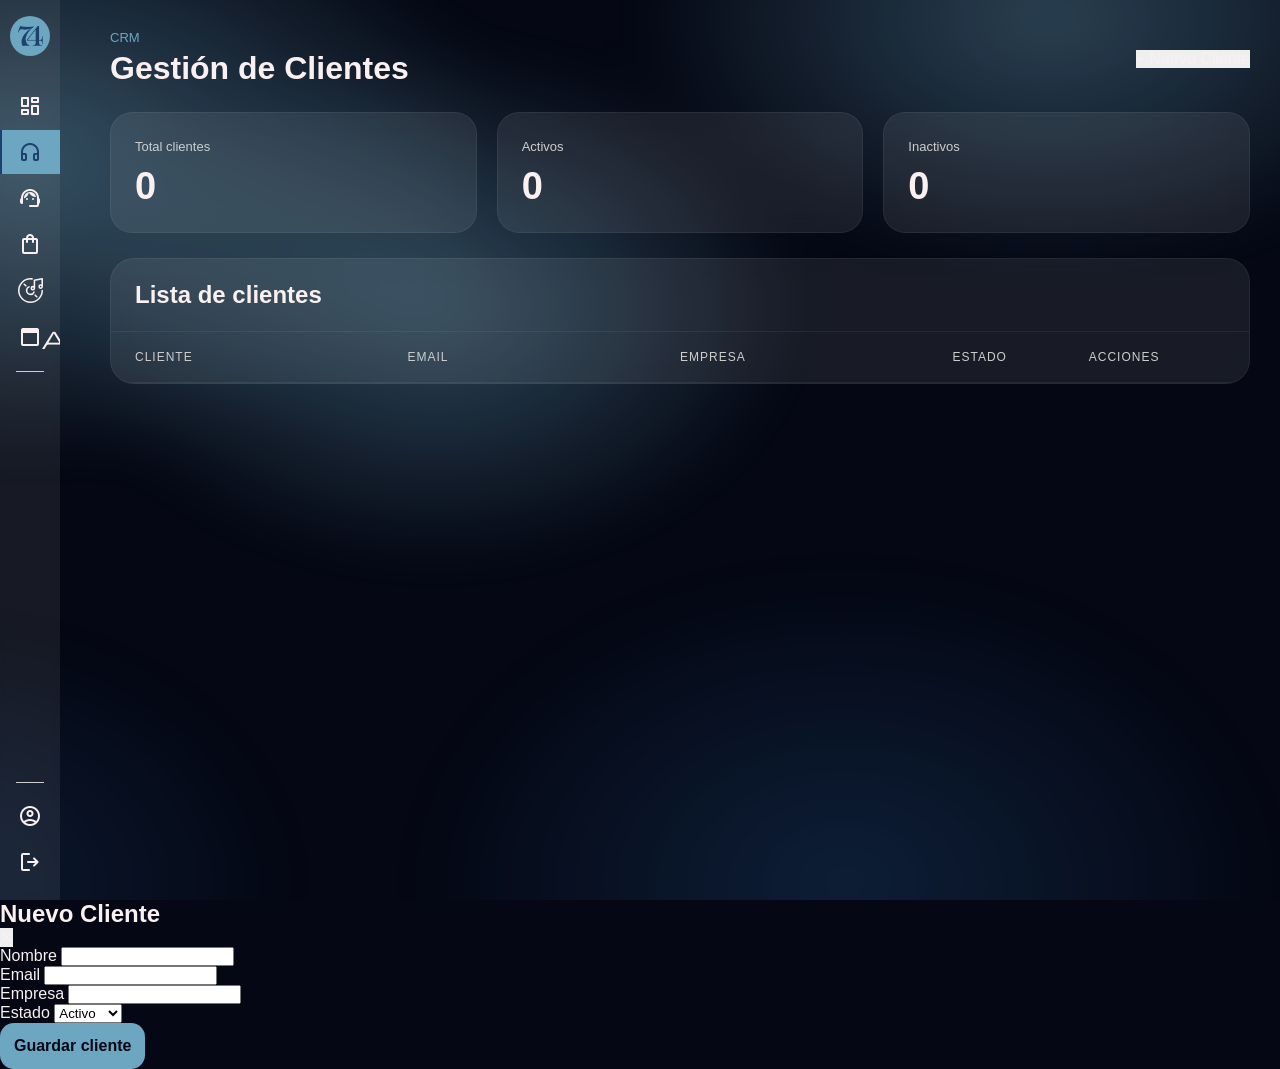
<file: Lenguaje-de-Marcas/clients.html>
<!DOCTYPE html>
<html lang="en">

<head>
    <meta charset="UTF-8">
    <meta name="viewport" content="width=device-width, initial-scale=1.0">
    <title>Clientes</title>
    <link rel="stylesheet" href="styles/style.css">
</head>

<body>
    <div class="scene" aria-hidden="true">
        <div class="scene__aurora"></div>
    </div>
    <main class="layout">
        <nav class="sidebar">
            <div class="sidebar__logo">
                <div class="logo">
                    <img src="resources/logo/74-dark.png" alt="">
                </div>
                <img src="resources/logo/Minutes-white.png" alt="" class="logo__text">
            </div>
            <div class="nav__section">
                <div class="nav__item" data-page="dashboard" data-href="dashboard.html">
                    <span class="material-symbols-rounded">dashboard</span>
                    <span class="nav__label">Dashboard</span>
                </div>
                <div class="nav__item active" data-page="clients" data-href="clients.html">
                    <span class="material-symbols-rounded">headphones</span>
                    <span class="nav__label">Clientes</span>
                </div>
                <div class="nav__item" data-page="workers" data-href="workers.html">
                    <span class="material-symbols-rounded">support_agent</span>
                    <span class="nav__label">Trabajadores</span>
                </div>
                <div class="nav__item" data-page="orders" data-href="orders.html">
                    <span class="material-symbols-rounded">shopping_bag</span>
                    <span class="nav__label">Pedidos (Detalles del Pedido)</span>
                </div>
                <div class="nav__item" data-page="products" data-href="products.html">
                    <img src="resources/icons/cd-white.svg" data-default="resources/icons/cd-white.svg"
                        data-active="resources/icons/cd-dark.svg" alt="Products">
                    <span class="nav__label">Productos</span>
                </div>
                <div class="nav__item" data-page="suppliers" data-href="suppliers.html">
                    <span class="material-symbols-rounded">adaptive_audio_mic</span>
                    <span class="nav__label">Proveedores</span>
                </div>
            </div>
            <div class="nav__divider"></div>
            <div class="nav__spacer"></div>
            <div class="nav__divider"></div>
            <div class="nav__section">
                <div class="nav__item" data-page="settings">
                    <span class="material-symbols-rounded">account_circle</span>
                    <span class="nav__label">Perfil</span>
                </div>
                <div class="nav__item" data-page="profile">
                    <span class="material-symbols-rounded">logout</span>
                    <span class="nav__label">Cerrar Sesión</span>
                </div>
            </div>
        </nav>
        <section class="c-dashboard">

            <header class="c-header">

                <div>

                    <p class="c-header__subtitle">
                        CRM
                    </p>

                    <h1 class="c-header__title">
                        Gestión de Clientes
                    </h1>

                </div>

                <button class="c-header__button" id="abrirModal">

                    + Nuevo Cliente

                </button>

            </header>

            <section class="c-stats">

                <article class="c-stats__card">

                    <span class="c-stats__label">
                        Total clientes
                    </span>

                    <h2 id="totalClientes">
                        0
                    </h2>

                </article>

                <article class="c-stats__card">

                    <span class="c-stats__label">
                        Activos
                    </span>

                    <h2 id="clientesActivos">
                        0
                    </h2>

                </article>

                <article class="c-stats__card">

                    <span class="c-stats__label">
                        Inactivos
                    </span>

                    <h2 id="clientesInactivos">
                        0
                    </h2>

                </article>

            </section>

            <section class="c-table-box">

                <div class="c-table-box__top">
                    <h2>Lista de clientes</h2>
                </div>

                <div class="c-table">

                    <div class="c-table__head">
                        <div>CLIENTE</div>
                        <div>EMAIL</div>
                        <div>EMPRESA</div>
                        <div>ESTADO</div>
                        <div>ACCIONES</div>
                    </div>

                    <div class="c-table__body" id="tablaClientes">
                    </div>

                </div>

            </section>

        </section>
    </main>
    <div class="c-modal" id="modal">

        <div class="c-modal__content">

            <div class="c-modal__top">

                <h2>Nuevo Cliente</h2>

                <button id="cerrarModal">✕</button>

            </div>

            <div id="clienteForm" class="c-form">

                <div class="c-form__group">
                    <label>Nombre</label>
                    <input type="text" id="nombre">
                </div>

                <div class="c-form__group">
                    <label>Email</label>
                    <input type="email" id="email">
                </div>

                <div class="c-form__group">
                    <label>Empresa</label>
                    <input type="text" id="empresa">
                </div>

                <div class="c-form__group">
                    <label>Estado</label>
                    <select id="estado">
                        <option value="Activo">Activo</option>
                        <option value="Inactivo">Inactivo</option>
                    </select>
                </div>

                <button id="guardarCliente" class="c-form__button">
                    Guardar cliente
                </button>

            </div>

        </div>

    </div>
    <script src="script/script.js"></script>
    <script src="./script/entities/clientes.js"></script>

</body>

</html>
</file>
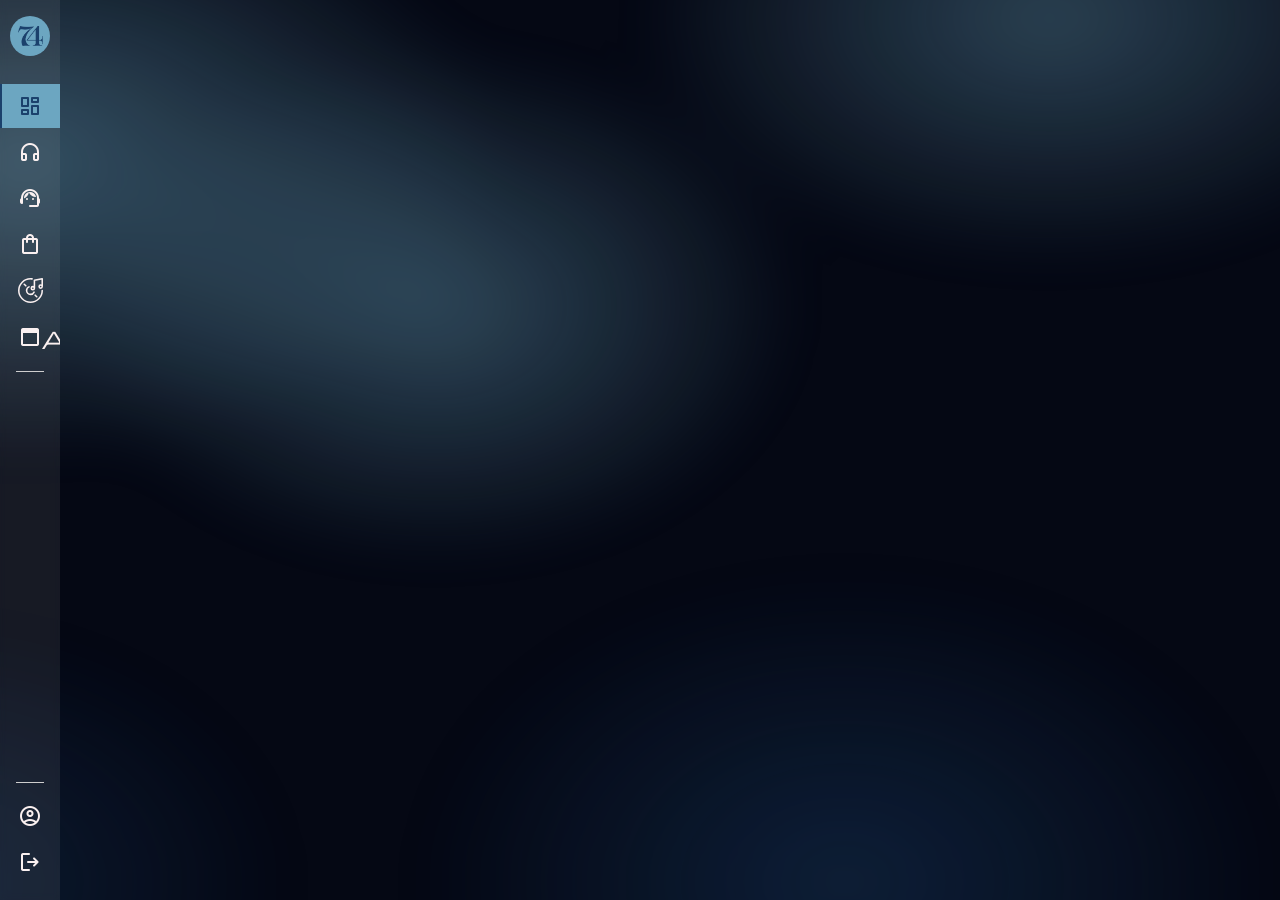
<file: Lenguaje-de-Marcas/dashboard.html>
<!DOCTYPE html>
<html lang="en">
<head>
    <meta charset="UTF-8">
    <meta name="viewport" content="width=device-width, initial-scale=1.0">
    <title>Dashboard</title>
    <link rel="stylesheet" href="styles/style.css">
</head>
<body>
    <div class="scene" aria-hidden="true">
        <div class="scene__aurora"></div>
    </div>
    <main class="layout">
        <nav class="sidebar">
            <div class="sidebar__logo">
                <div class="logo">
                    <img src="resources/logo/74-dark.png" alt="">
                </div>
                <img src="resources/logo/Minutes-white.png" alt="" class="logo__text">
            </div>
            <div class="nav__section">
                <div class="nav__item active" data-page="dashboard" data-href="dashboard.html">
                    <span class="material-symbols-rounded">dashboard</span>
                    <span class="nav__label">Dashboard</span>
                </div>
                <div class="nav__item" data-page="clients" data-href="clients.html">
                    <span class="material-symbols-rounded">headphones</span>
                    <span class="nav__label">Clientes</span>
                </div>
                <div class="nav__item" data-page="workers" data-href="workers.html">
                    <span class="material-symbols-rounded">support_agent</span>
                    <span class="nav__label">Trabajadores</span>
                </div>
                <div class="nav__item" data-page="orders" data-href="orders.html">
                    <span class="material-symbols-rounded">shopping_bag</span>
                    <span class="nav__label">Pedidos (Detalles del Pedido)</span>
                </div>
                <div class="nav__item" data-page="products" data-href="products.html">
                    <img src="resources/icons/cd-white.svg" data-default="resources/icons/cd-white.svg" data-active="resources/icons/cd-dark.svg" alt="Products">
                    <span class="nav__label">Productos</span>
                </div>
                <div class="nav__item" data-page="suppliers" data-href="suppliers.html">
                    <span class="material-symbols-rounded">adaptive_audio_mic</span>
                    <span class="nav__label">Proveedores</span>
                </div>
            </div>
            <div class="nav__divider"></div>
            <div class="nav__spacer"></div>
            <div class="nav__divider"></div>
            <div class="nav__section">
                <div class="nav__item" data-page="settings">
                    <span class="material-symbols-rounded">account_circle</span>
                    <span class="nav__label">Perfil</span>
                </div>
                <div class="nav__item" data-page="profile">
                    <span class="material-symbols-rounded">logout</span>
                    <span class="nav__label">Cerrar Sesión</span>
                </div>
            </div>
        </nav>
    </main>
    <script src="script/script.js"></script>
</body>
</html>
</file>
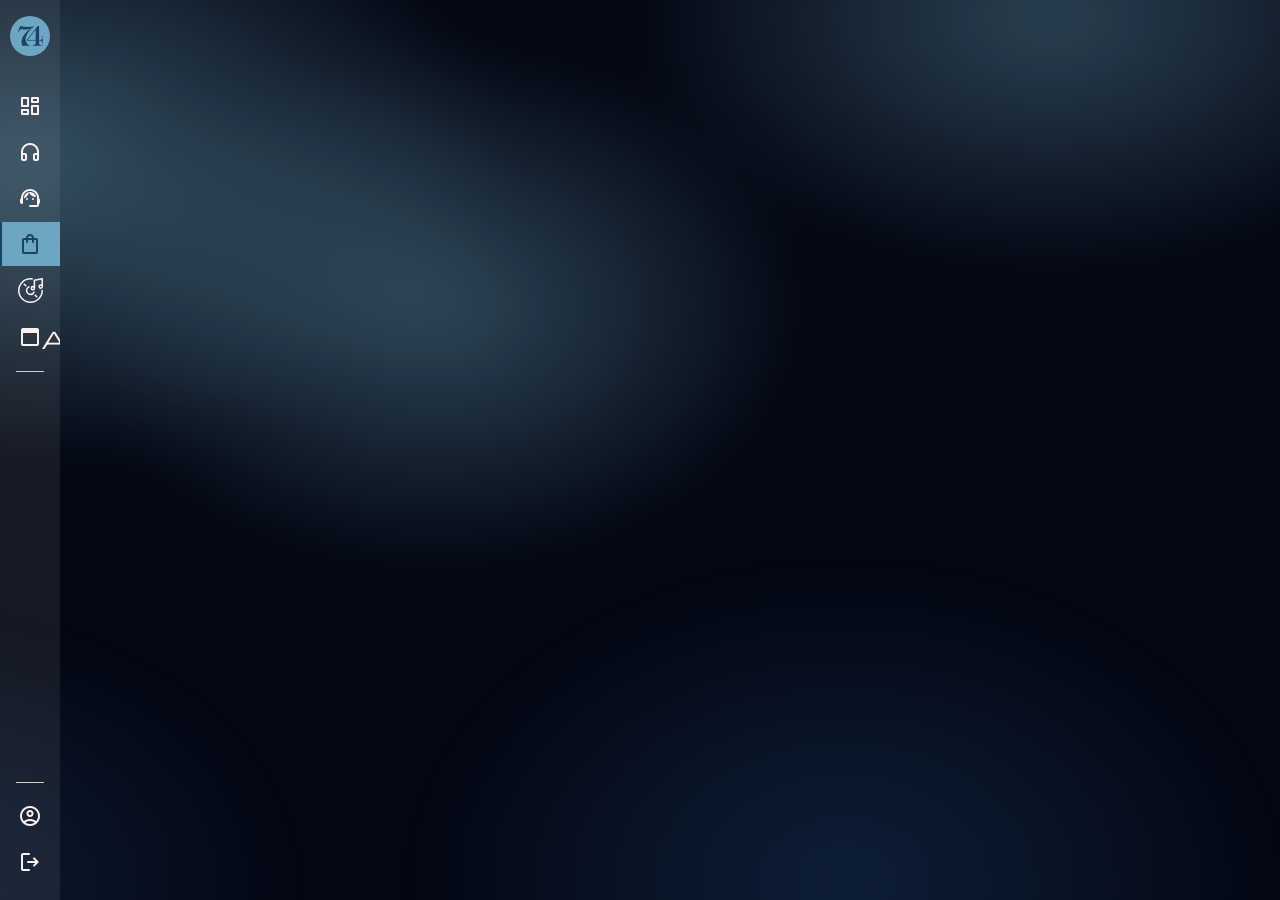
<file: Lenguaje-de-Marcas/orders.html>
<!DOCTYPE html>
<html lang="en">
<head>
    <meta charset="UTF-8">
    <meta name="viewport" content="width=device-width, initial-scale=1.0">
    <title>Pedidos</title>
    <link rel="stylesheet" href="styles/style.css">
</head>
<body>
    <div class="scene" aria-hidden="true">
        <div class="scene__aurora"></div>
    </div>
    <main class="layout">
        <nav class="sidebar">
            <div class="sidebar__logo">
                <div class="logo">
                    <img src="resources/logo/74-dark.png" alt="">
                </div>
                <img src="resources/logo/Minutes-white.png" alt="" class="logo__text">
            </div>
            <div class="nav__section">
                <div class="nav__item" data-page="dashboard" data-href="dashboard.html">
                    <span class="material-symbols-rounded">dashboard</span>
                    <span class="nav__label">Dashboard</span>
                </div>
                <div class="nav__item" data-page="clients" data-href="clients.html">
                    <span class="material-symbols-rounded">headphones</span>
                    <span class="nav__label">Clientes</span>
                </div>
                <div class="nav__item" data-page="workers" data-href="workers.html">
                    <span class="material-symbols-rounded">support_agent</span>
                    <span class="nav__label">Trabajadores</span>
                </div>
                <div class="nav__item active" data-page="orders" data-href="orders.html">
                    <span class="material-symbols-rounded">shopping_bag</span>
                    <span class="nav__label">Pedidos (Detalles del Pedido)</span>
                </div>
                <div class="nav__item" data-page="products" data-href="products.html">
                    <img src="resources/icons/cd-white.svg" data-default="resources/icons/cd-white.svg" data-active="resources/icons/cd-dark.svg" alt="Products">
                    <span class="nav__label">Productos</span>
                </div>
                <div class="nav__item" data-page="suppliers" data-href="suppliers.html">
                    <span class="material-symbols-rounded">adaptive_audio_mic</span>
                    <span class="nav__label">Proveedores</span>
                </div>
            </div>
            <div class="nav__divider"></div>
            <div class="nav__spacer"></div>
            <div class="nav__divider"></div>
            <div class="nav__section">
                <div class="nav__item" data-page="settings">
                    <span class="material-symbols-rounded">account_circle</span>
                    <span class="nav__label">Perfil</span>
                </div>
                <div class="nav__item" data-page="profile">
                    <span class="material-symbols-rounded">logout</span>
                    <span class="nav__label">Cerrar Sesión</span>
                </div>
            </div>
        </nav>
    </main>
    <script src="script/script.js"></script>
</body>
</html>
</file>
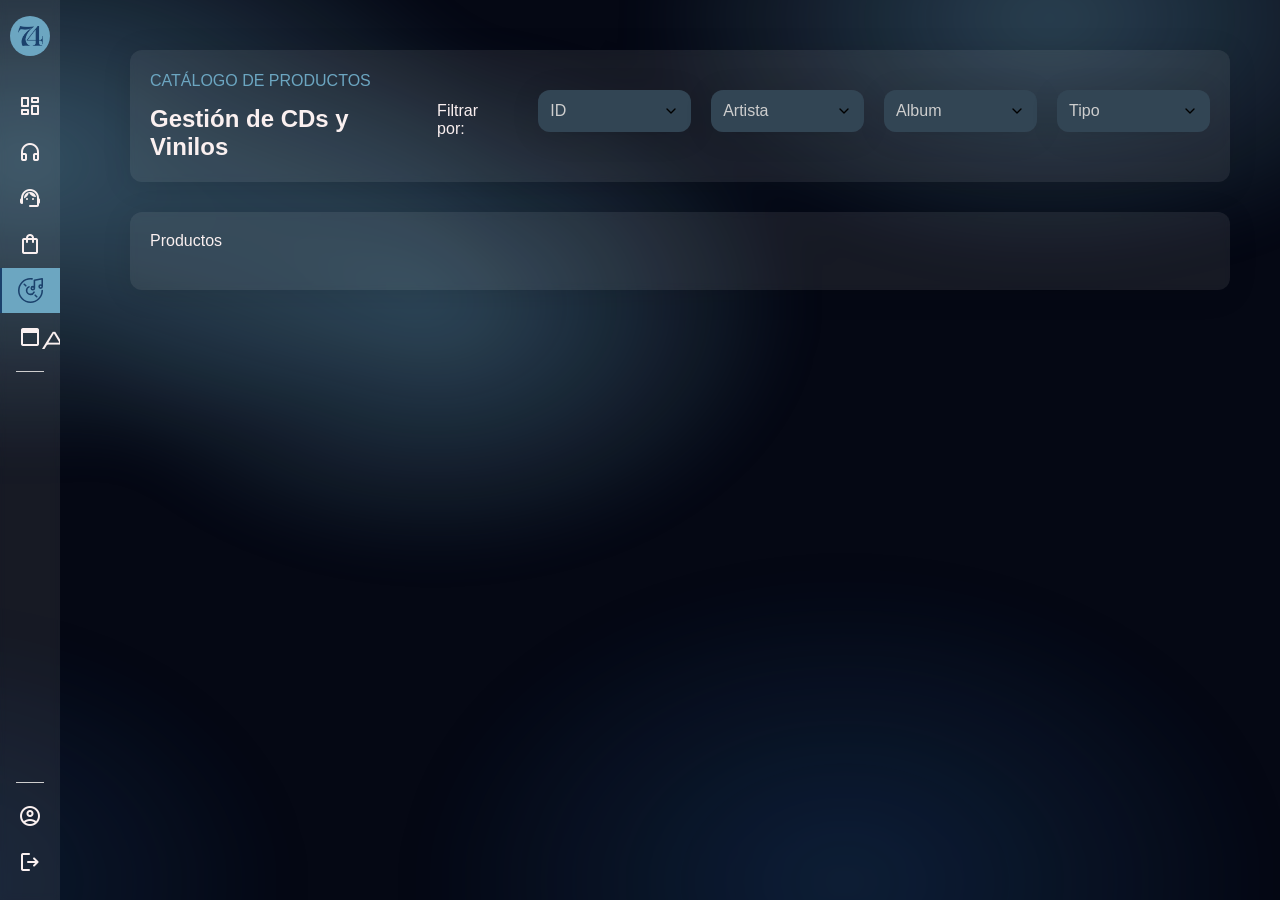
<file: Lenguaje-de-Marcas/products.html>
<!DOCTYPE html>
<html lang="en">

<head>
    <meta charset="UTF-8">
    <meta name="viewport" content="width=device-width, initial-scale=1.0">
    <title>Productos</title>
    <link rel="stylesheet" href="styles/style.css">
</head>

<body>
    <div class="scene" aria-hidden="true">
        <div class="scene__aurora"></div>
    </div>
    <main class="layout">
        <nav class="sidebar">
            <div class="sidebar__logo">
                <div class="logo">
                    <img src="resources/logo/74-dark.png" alt="">
                </div>
                <img src="resources/logo/Minutes-white.png" alt="" class="logo__text">
            </div>
            <div class="nav__section">
                <div class="nav__item" data-page="dashboard" data-href="dashboard.html">
                    <span class="material-symbols-rounded">dashboard</span>
                    <span class="nav__label">Dashboard</span>
                </div>
                <div class="nav__item" data-page="clients" data-href="clients.html">
                    <span class="material-symbols-rounded">headphones</span>
                    <span class="nav__label">Clientes</span>
                </div>
                <div class="nav__item" data-page="workers" data-href="workers.html">
                    <span class="material-symbols-rounded">support_agent</span>
                    <span class="nav__label">Trabajadores</span>
                </div>
                <div class="nav__item" data-page="orders" data-href="orders.html">
                    <span class="material-symbols-rounded">shopping_bag</span>
                    <span class="nav__label">Pedidos (Detalles del Pedido)</span>
                </div>
                <div class="nav__item active" data-page="products" data-href="products.html">
                    <img src="resources/icons/cd-white.svg" data-default="resources/icons/cd-white.svg"
                        data-active="resources/icons/cd-dark.svg" alt="Products">
                    <span class="nav__label">Productos</span>
                </div>
                <div class="nav__item" data-page="suppliers" data-href="suppliers.html">
                    <span class="material-symbols-rounded">adaptive_audio_mic</span>
                    <span class="nav__label">Proveedores</span>
                </div>
            </div>
            <div class="nav__divider"></div>
            <div class="nav__spacer"></div>
            <div class="nav__divider"></div>
            <div class="nav__section">
                <div class="nav__item" data-page="settings">
                    <span class="material-symbols-rounded">account_circle</span>
                    <span class="nav__label">Perfil</span>
                </div>
                <div class="nav__item" data-page="profile">
                    <span class="material-symbols-rounded">logout</span>
                    <span class="nav__label">Cerrar Sesión</span>
                </div>
            </div>
        </nav>


        <section class="content">
            <header class="p-header outerbox">
                <div>
                    <p class="tag">CATÁLOGO DE PRODUCTOS</p>
                    <h1>Gestión de CDs y Vinilos</h1>
                </div>

                <div class="p-filter">
                    <p>Filtrar por: </p>
                    <p class="outerbox p-filter__box">ID</p>
                    <p class="outerbox p-filter__box">Artista</p>
                    <p class="outerbox p-filter__box"> Album</p>
                    <p class="outerbox p-filter__box">Tipo</p>
                </div>

            </header>

            <section class="outerbox">
                <p>Productos</p>

                <div class="p-disc__grid" id="discContainer"></div>

            </section>

        </section>




    </main>



    <script src="script/script.js"></script>
    <script src="script/script.js"></script>

</body>

</html>
</file>
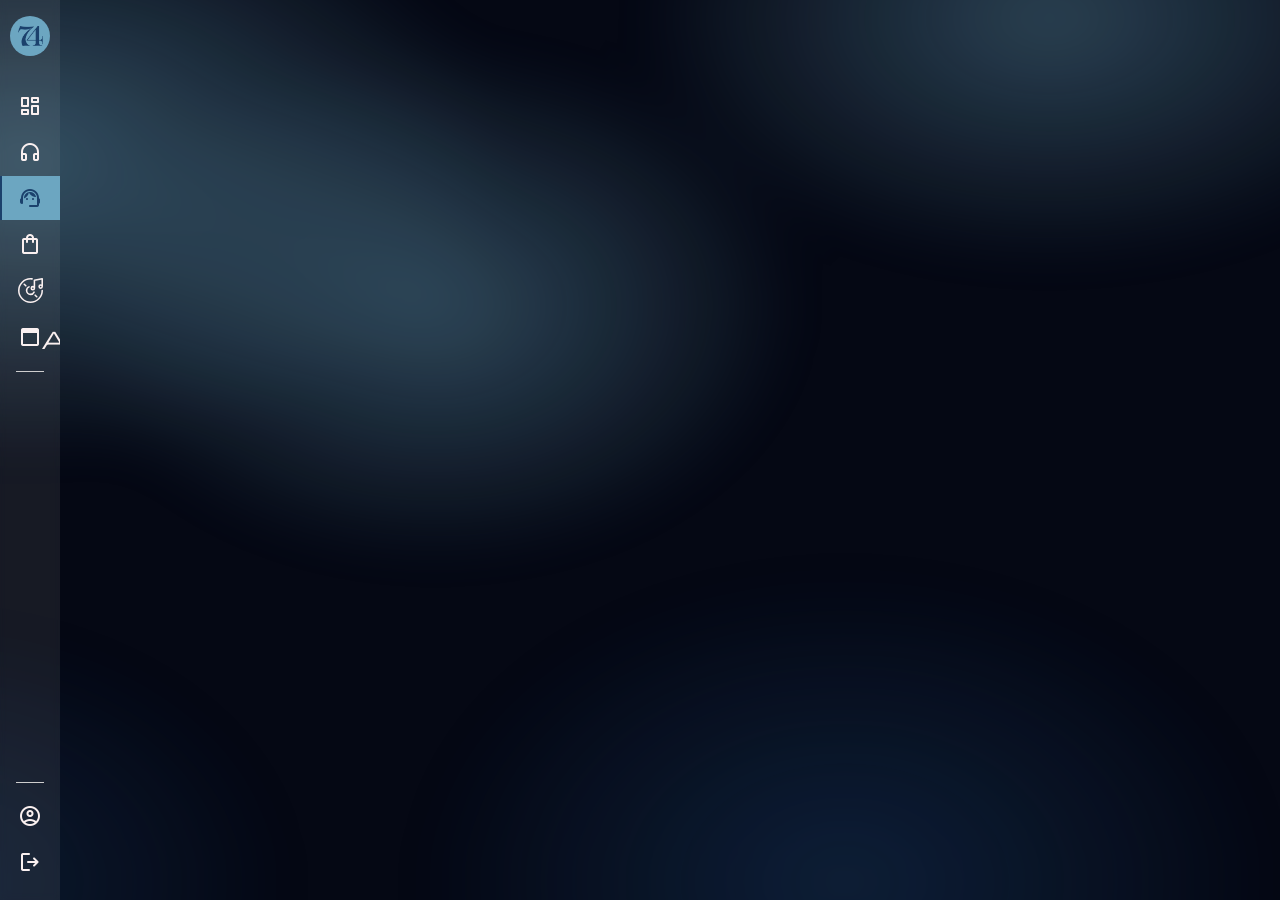
<file: Lenguaje-de-Marcas/workers.html>
<!DOCTYPE html>
<html lang="en">
<head>
    <meta charset="UTF-8">
    <meta name="viewport" content="width=device-width, initial-scale=1.0">
    <title>Trabajadores</title>
    <link rel="stylesheet" href="styles/style.css">
</head>
<body>
    <div class="scene" aria-hidden="true">
        <div class="scene__aurora"></div>
    </div>
    <main class="layout">
        <nav class="sidebar">
            <div class="sidebar__logo">
                <div class="logo">
                    <img src="resources/logo/74-dark.png" alt="">
                </div>
                <img src="resources/logo/Minutes-white.png" alt="" class="logo__text">
            </div>
            <div class="nav__section">
                <div class="nav__item" data-page="dashboard" data-href="dashboard.html">
                    <span class="material-symbols-rounded">dashboard</span>
                    <span class="nav__label">Dashboard</span>
                </div>
                <div class="nav__item" data-page="clients" data-href="clients.html">
                    <span class="material-symbols-rounded">headphones</span>
                    <span class="nav__label">Clientes</span>
                </div>
                <div class="nav__item active" data-page="workers" data-href="workers.html">
                    <span class="material-symbols-rounded">support_agent</span>
                    <span class="nav__label">Trabajadores</span>
                </div>
                <div class="nav__item" data-page="orders" data-href="orders.html">
                    <span class="material-symbols-rounded">shopping_bag</span>
                    <span class="nav__label">Pedidos (Detalles del Pedido)</span>
                </div>
                <div class="nav__item" data-page="products" data-href="products.html">
                    <img src="resources/icons/cd-white.svg" data-default="resources/icons/cd-white.svg" data-active="resources/icons/cd-dark.svg" alt="Products">
                    <span class="nav__label">Productos</span>
                </div>
                <div class="nav__item" data-page="suppliers" data-href="suppliers.html">
                    <span class="material-symbols-rounded">adaptive_audio_mic</span>
                    <span class="nav__label">Proveedores</span>
                </div>
            </div>
            <div class="nav__divider"></div>
            <div class="nav__spacer"></div>
            <div class="nav__divider"></div>
            <div class="nav__section">
                <div class="nav__item" data-page="settings">
                    <span class="material-symbols-rounded">account_circle</span>
                    <span class="nav__label">Perfil</span>
                </div>
                <div class="nav__item" data-page="profile">
                    <span class="material-symbols-rounded">logout</span>
                    <span class="nav__label">Cerrar Sesión</span>
                </div>
            </div>
        </nav>
    </main>
    <script src="script/script.js"></script>
</body>
</html>
</file>
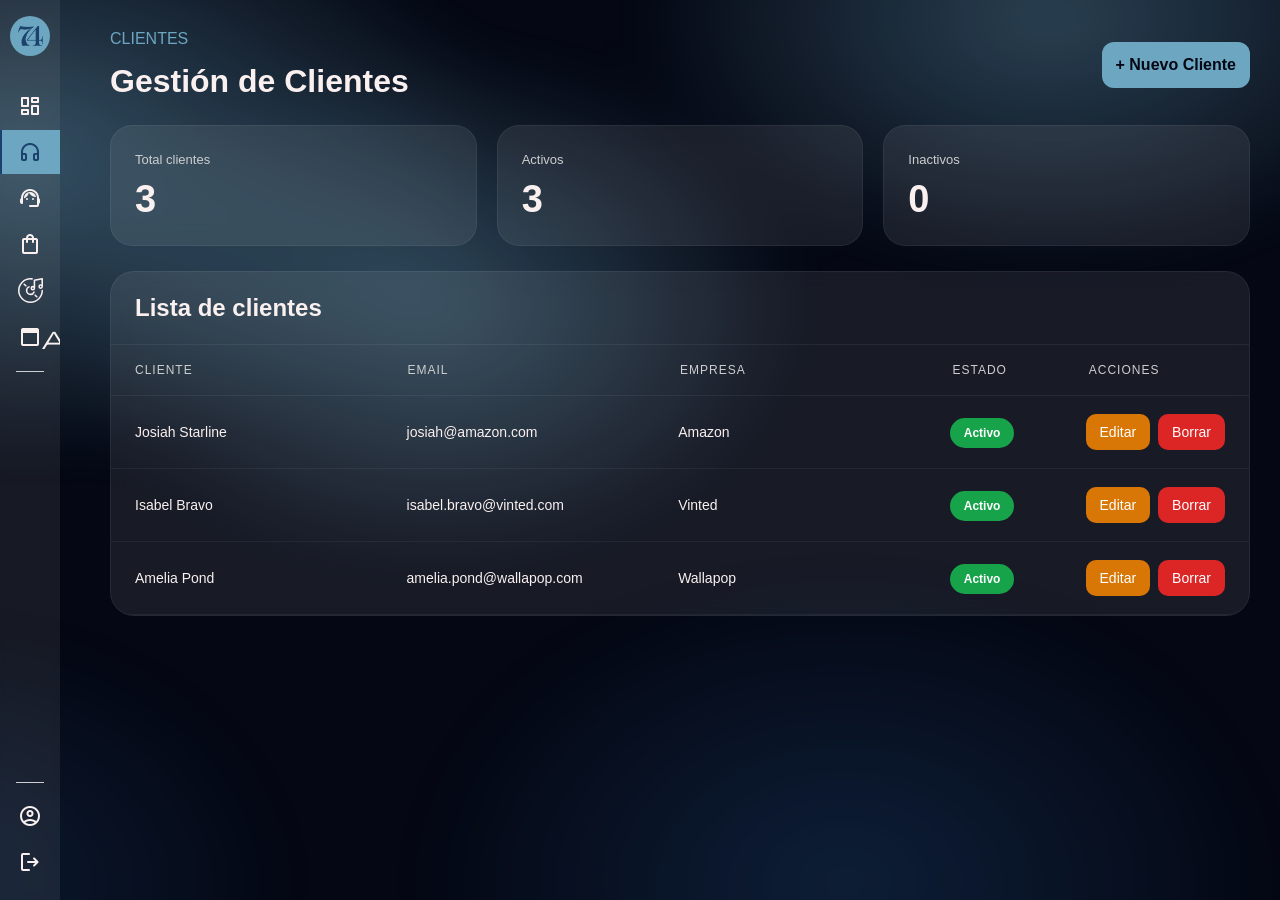
<file: Lenguaje-de-Marcas/pages/clients.html>
<!DOCTYPE html>
<html lang="en">

<head>
    <meta charset="UTF-8">
    <meta name="viewport" content="width=device-width, initial-scale=1.0">
    <title>Clientes</title>
    <link rel="stylesheet" href="/Lenguaje-de-Marcas/styles/style.css">
    <link rel="stylesheet" href="/Lenguaje-de-Marcas/styles/mediaQuerys.css">
</head>

<body>
    <div class="scene" aria-hidden="true">
        <div class="scene__aurora"></div>
    </div>
    <main class="layout">
        <nav class="sidebar">
            <button class="sidebar__toggle" id="sidebarToggle">
                <span class="material-symbols-rounded">menu</span>
            </button>
            <div class="sidebar__logo">
                <div class="logo">
                    <img src="/Lenguaje-de-Marcas/resources/logo/74-dark.png" alt="">
                </div>
                <img src="/Lenguaje-de-Marcas/resources/logo/Minutes-white.png" alt="" class="logo__text">
            </div>
            <div class="nav__section">
                <div class="nav__item" data-page="dashboard" data-href="dashboard.html">
                    <span class="material-symbols-rounded">dashboard</span>
                    <span class="nav__label">Dashboard</span>
                </div>
                <div class="nav__item" data-page="clients" data-href="clients.html">
                    <span class="material-symbols-rounded">headphones</span>
                    <span class="nav__label">Clientes</span>
                </div>
                <div class="nav__item" data-page="workers" data-href="workers.html">
                    <span class="material-symbols-rounded">support_agent</span>
                    <span class="nav__label">Trabajadores</span>
                </div>
                <div class="nav__item" data-page="orders" data-href="orders.html">
                    <span class="material-symbols-rounded">shopping_bag</span>
                    <span class="nav__label">Pedidos</span>
                </div>
                <div class="nav__item" data-page="products" data-href="products.html">
                    <img src="/Lenguaje-de-Marcas/resources/icons/cd-white.svg"
                        data-default="/Lenguaje-de-Marcas/resources/icons/cd-white.svg"
                        data-active="/Lenguaje-de-Marcas/resources/icons/cd-dark.svg" alt="Products">
                    <span class="nav__label">Productos</span>
                </div>
                <div class="nav__item" data-page="suppliers" data-href="suppliers.html">
                    <span class="material-symbols-rounded">adaptive_audio_mic</span>
                    <span class="nav__label">Proveedores</span>
                </div>
            </div>
            <div class="nav__divider"></div>
            <div class="nav__spacer"></div>
            <div class="nav__divider"></div>
            <div class="nav__section">
                <div class="nav__item" data-page="settings" data-href="profile.html">
                    <span class="material-symbols-rounded">account_circle</span>
                    <span class="nav__label">Perfil</span>
                </div>
                <div class="nav__item" data-page="profile" data-href="/Lenguaje-de-Marcas/index.html">
                    <span class="material-symbols-rounded">logout</span>
                    <span class="nav__label" >Cerrar Sesión</span>
                </div>
            </div>
        </nav>

        <section class="c-dashboard">

            <header class="c-header">

                <div>

                    <p class="tag">
                        CLIENTES
                    </p>

                    <h1 class="c-header__title">
                        Gestión de Clientes
                    </h1>

                </div>

                <button class="button__items" id="abrirModal">

                    + Nuevo Cliente

                </button>

            </header>

            <section class="c-stats">

                <article class="c-stats__card">

                    <span class="c-stats__label">
                        Total clientes
                    </span>

                    <h2 id="totalClientes">
                        0
                    </h2>

                </article>

                <article class="c-stats__card">

                    <span class="c-stats__label">
                        Activos
                    </span>

                    <h2 id="clientesActivos">
                        0
                    </h2>

                </article>

                <article class="c-stats__card">

                    <span class="c-stats__label">
                        Inactivos
                    </span>

                    <h2 id="clientesInactivos">
                        0
                    </h2>

                </article>

            </section>

            <section class="c-table-box">

                <div class="c-table-box__top">
                    <h2>Lista de clientes</h2>
                </div>

                <div class="c-table">

                    <div class="c-table__head">
                        <div>CLIENTE</div>
                        <div>EMAIL</div>
                        <div>EMPRESA</div>
                        <div>ESTADO</div>
                        <div>ACCIONES</div>
                    </div>

                    <div class="c-table__body" id="tablaClientes">
                    </div>

                </div>

            </section>

        </section>
    </main>
    <div class="modal" id="modal">

        <div class="modal__content">

            <div class="modal__top">

                <h2>Nuevo Cliente</h2>

                <button id="cerrarModal" class="modal__close">✕</button>

            </div>

            <div id="clienteForm" class="modal__form">

                <div class="form__group">
                    <label>Nombre</label>
                    <input type="text" id="nombre">
                </div>

                <div class="form__group">
                    <label>Email</label>
                    <input type="email" id="email">
                </div>

                <div class="form__group">
                    <label>Empresa</label>
                    <input type="text" id="empresa">
                </div>

                <div class="form__group">
                    <label>Estado</label>
                    <select id="estado">
                        <option value="Activo">Activo</option>
                        <option value="Inactivo">Inactivo</option>
                    </select>
                </div>

                <button id="guardarCliente" class="button__items">
                    Guardar cliente
                </button>

            </div>

        </div>

        
    </div>
    <div class="modal" id="modalConfirmar">
        <div class="modal__content">
            <div class="modal__top">
                <h2>¿Eliminar?</h2>
            </div>
            <p class="modal__confirm-text">
                ¿Estás seguro de que deseas eliminar este registro? Esta acción no se puede deshacer.
            </p>
            <div class="modal__confirm-buttons">
                <button id="cancelarEliminar" class="modal__cancel">
                    Cancelar
                </button>
                <button id="confirmarEliminar" class="modal__confirm-delete">
                    Eliminar
                </button>
            </div>
        </div>
    </div>
    <script src="/Lenguaje-de-Marcas/script/script.js"></script>
    <script src="/Lenguaje-de-Marcas/script/entities/clients.js"></script>
    <script src="/Lenguaje-de-Marcas/script/storage.js"></script>
    

</body>

</html>
</file>
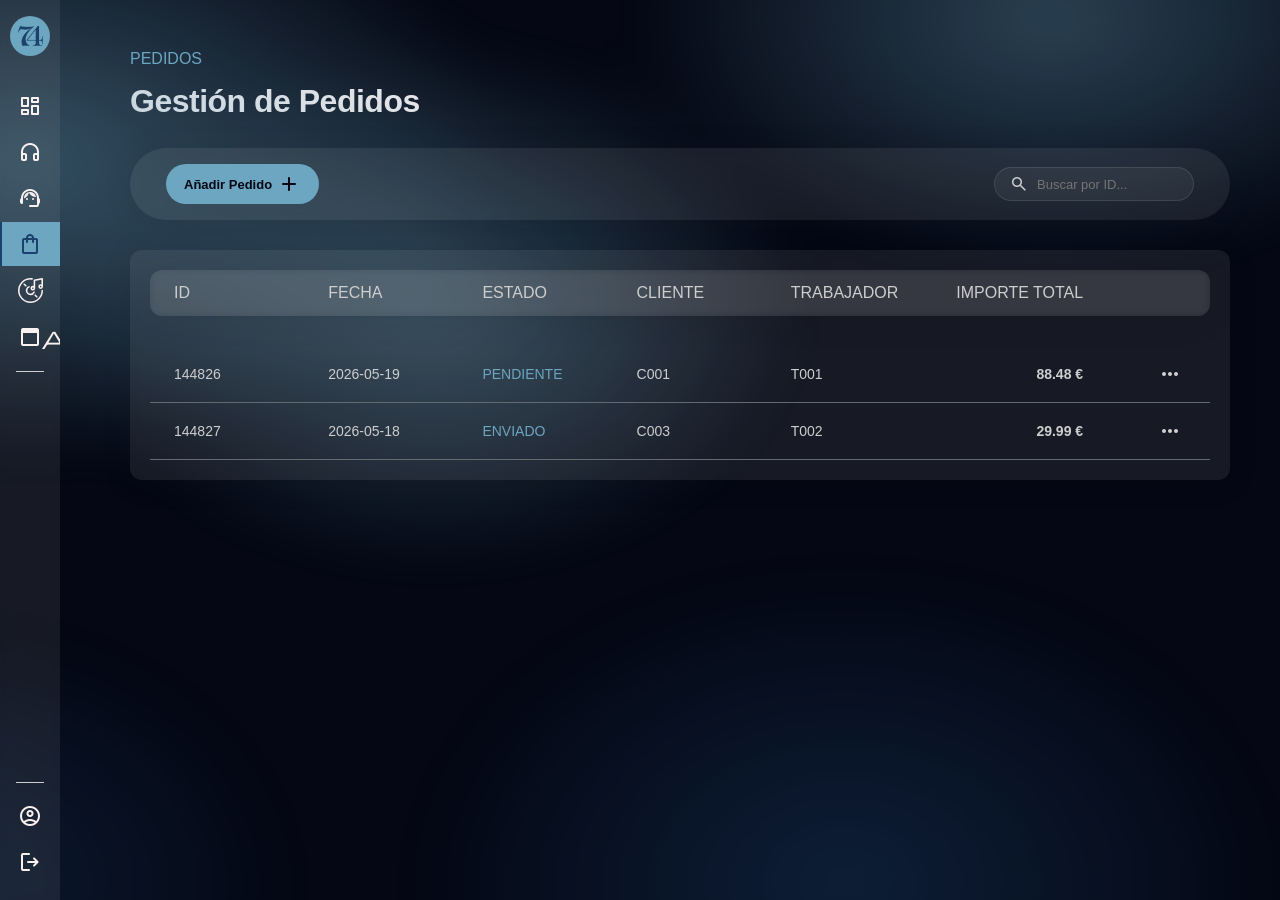
<file: Lenguaje-de-Marcas/pages/orders.html>
<!DOCTYPE html>
<html lang="en">

<head>
    <meta charset="UTF-8">
    <meta name="viewport" content="width=device-width, initial-scale=1.0">
    <title>Pedidos</title>
    <link rel="stylesheet" href="/Lenguaje-de-Marcas/styles/style.css">
    <link rel="stylesheet" href="/Lenguaje-de-Marcas/styles/mediaQuerys.css">
</head>

<body>
    <div class="scene" aria-hidden="true">
        <div class="scene__aurora"></div>
    </div>
    <main class="layout">
        <nav class="sidebar">
            <button class="sidebar__toggle" id="sidebarToggle">
                <span class="material-symbols-rounded">menu</span>
            </button>
            <div class="sidebar__logo">
                <div class="logo">
                    <img src="/Lenguaje-de-Marcas/resources/logo/74-dark.png" alt="">
                </div>
                <img src="/Lenguaje-de-Marcas/resources/logo/Minutes-white.png" alt="" class="logo__text">
            </div>
            <div class="nav__section">
                <div class="nav__item" data-page="dashboard" data-href="dashboard.html">
                    <span class="material-symbols-rounded">dashboard</span>
                    <span class="nav__label">Dashboard</span>
                </div>
                <div class="nav__item" data-page="clients" data-href="clients.html">
                    <span class="material-symbols-rounded">headphones</span>
                    <span class="nav__label">Clientes</span>
                </div>
                <div class="nav__item" data-page="workers" data-href="workers.html">
                    <span class="material-symbols-rounded">support_agent</span>
                    <span class="nav__label">Trabajadores</span>
                </div>
                <div class="nav__item" data-page="orders" data-href="orders.html">
                    <span class="material-symbols-rounded">shopping_bag</span>
                    <span class="nav__label">Pedidos</span>
                </div>
                <div class="nav__item" data-page="products" data-href="products.html">
                    <img src="/Lenguaje-de-Marcas/resources/icons/cd-white.svg"
                        data-default="/Lenguaje-de-Marcas/resources/icons/cd-white.svg"
                        data-active="/Lenguaje-de-Marcas/resources/icons/cd-dark.svg" alt="Products">
                    <span class="nav__label">Productos</span>
                </div>
                <div class="nav__item" data-page="suppliers" data-href="suppliers.html">
                    <span class="material-symbols-rounded">adaptive_audio_mic</span>
                    <span class="nav__label">Proveedores</span>
                </div>
            </div>
            <div class="nav__divider"></div>
            <div class="nav__spacer"></div>
            <div class="nav__divider"></div>
            <div class="nav__section">
                <div class="nav__item" data-page="settings" data-href="profile.html">
                    <span class="material-symbols-rounded">account_circle</span>
                    <span class="nav__label">Perfil</span>
                </div>
                <div class="nav__item" data-page="profile" data-href="/Lenguaje-de-Marcas/index.html">
                    <span class="material-symbols-rounded">logout</span>
                    <span class="nav__label">Cerrar Sesión</span>
                </div>
            </div>
        </nav>
        <section id="ordersContentSection" class="content">
            <header class="o-header">
                <div>
                    <p class="tag">PEDIDOS</p>
                    <h1 class="title">Gestión de Pedidos</h1>
                </div>
                <div class="outerbox o-header__filter">
                    <button id="openOrdersModal" class="button__items o-header__btn">
                        Añadir Pedido <span class="material-symbols-rounded">add</span>
                    </button>
                    <div class="o-header__search-container">
                        <span class="material-symbols-rounded search-container__icon">search</span>
                        <input type="text" id="searchOrderId" placeholder="Buscar por ID..."
                            class="o-header__search-input">
                    </div>
                </div>
            </header>
            <section class="outerbox o-table">
                <div class="outerbox o-table__header">
                    <div class="o-table__item o-cell__id">ID</div>
                    <div class="o-table__item o-cell__date">Fecha</div>
                    <div class="o-table__item o-cell__status">Estado</div>
                    <div class="o-table__item o-cell__client">Cliente</div>
                    <div class="o-table__item o-cell__worker">Trabajador</div>
                    <div class="o-table__item o-cell__amount">Importe Total</div>
                    <div class="o-table__item o-cell__actions"></div>
                </div>
                <div id="ordersTableBody" class="o-table__body">
                </div>
                <div class="o-table__pagination">
                    <button id="prevPageBtn" class="o-pagination__arrow"><span
                            class="material-symbols-rounded">chevron_left</span></button>
                    <div id="paginationNumbers" class="o-pagination__pages"></div>
                    <button id="nextPageBtn" class="o-pagination__arrow"><span
                            class="material-symbols-rounded">chevron_right</span></button>
                </div>
            </section>
        </section>
    </main>

    <div id="addOrderModal" class="modal">
        <div class="modal__content modal__content--scroll">
            <div class="modal__top o-form__header">
                <h2>Añadir Nuevo Pedido</h2>
                <button id="closeOrdersModal" class="modal__close">X</button>
            </div>
            <form id="productForm" class="modal__form">
                <div class="form__group">
                    <label>Date</label>
                    <input type="date" id="orderDate" class="o-form__input">
                </div>

                <div class="form__group">
                    <label>Estado</label>
                    <select id="orderStatus">
                        <option value="Pendiente">Pendiente</option>
                        <option value="Enviado">Enviado</option>
                        <option value="Entregado">Entregado</option>
                        <option value="Pagado">Pagado</option>
                        <option value="Cancelado">Cancelado</option>
                    </select>
                </div>

                <div class="form__group">
                    <label>Cliente</label>
                    <select id="orderClient" class="o-form__select"></select>
                </div>

                <div class="form__group">
                    <label>Trabajador</label>
                    <select id="orderWorker" class="o-form__select"></select>
                </div>

                <div class="form__group">
                    <label>Detalles del Pedido</label>
                    <div id="detailLinesContainer"></div>
                </div>
                <button type="button" id="addLineBtn" class="button__items o-btn--secondary">+ Añadir detalles</button>

                <div class="o-form__total">
                    <span>Importe Total:</span>
                    <strong id="calculatedOrderTotal">0.00 €</strong>
                </div>

                <button type="submit" id="btnSubmitOrder" class="button__items"> Guardar Pedido</button>
            </form>
        </div>
    </div>

    <div id="modalDeleteOrder" class="modal">
        <div class="modal__content">
            <h3 class="modal__top modal--center">¿Seguro que quieres eliminar este pedido?</h3>
            <div class="modal__actions">
                <button id="cancelDeleteOrder" class="button__secondary">Cancelar</button>
                <button id="confirmDeleteOrder" class="button__secondary button__secondary--red">Eliminar</button>
            </div>
        </div>
    </div>

    <div id="modalAlertError" class="modal">
        <div class="modal__content">
            <h3 id="modalAlertMessage" class="modal__top modal--center">Por favor, rellena los campos obligatorios.</h3>
            <div class="modal__actions">
                <button id="closeAlertBtn" class="button__secondary">Continuar</button>
            </div>
        </div>
    </div>

    <script src="/Lenguaje-de-Marcas/script/script.js"></script>
    <script src="/Lenguaje-de-Marcas/script/entities/orders.js"></script>
    <script src="/Lenguaje-de-Marcas/script/entities/clients.js"></script>
    <script src="/Lenguaje-de-Marcas/script/entities/workers.js"></script>
    <script src="/Lenguaje-de-Marcas/script/storage.js"></script>
</body>

</html>
</file>
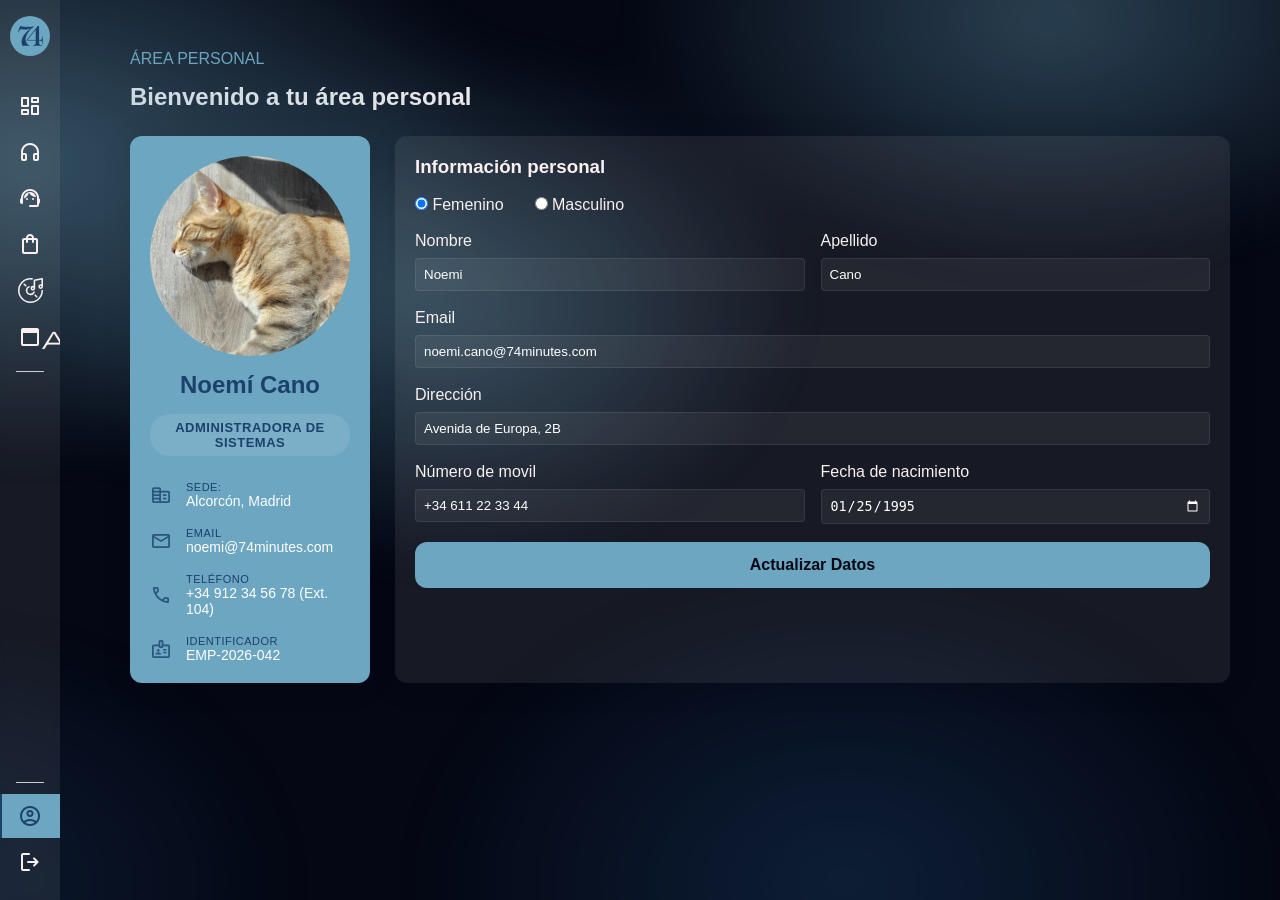
<file: Lenguaje-de-Marcas/pages/profile.html>
<!DOCTYPE html>
<html lang="en">

<head>
    <meta charset="UTF-8">
    <meta name="viewport" content="width=device-width, initial-scale=1.0">
    <title>Perfil</title>
    <link rel="stylesheet" href="/Lenguaje-de-Marcas/styles/style.css">
    <link rel="stylesheet" href="/Lenguaje-de-Marcas/styles/mediaQuerys.css">
</head>

<body>

    <div class="scene" aria-hidden="true">
        <div class="scene__aurora"></div>
    </div>
    <main class="layout">
        <nav class="sidebar">
            <button class="sidebar__toggle" id="sidebarToggle">
                <span class="material-symbols-rounded">menu</span>
            </button>
            <div class="sidebar__logo">
                <div class="logo">
                    <img src="/Lenguaje-de-Marcas/resources/logo/74-dark.png" alt="">
                </div>
                <img src="/Lenguaje-de-Marcas/resources/logo/Minutes-white.png" alt="" class="logo__text">
            </div>
            <div class="nav__section">
                <div class="nav__item" data-page="dashboard" data-href="dashboard.html">
                    <span class="material-symbols-rounded">dashboard</span>
                    <span class="nav__label">Dashboard</span>
                </div>
                <div class="nav__item" data-page="clients" data-href="clients.html">
                    <span class="material-symbols-rounded">headphones</span>
                    <span class="nav__label">Clientes</span>
                </div>
                <div class="nav__item" data-page="workers" data-href="workers.html">
                    <span class="material-symbols-rounded">support_agent</span>
                    <span class="nav__label">Trabajadores</span>
                </div>
                <div class="nav__item" data-page="orders" data-href="orders.html">
                    <span class="material-symbols-rounded">shopping_bag</span>
                    <span class="nav__label">Pedidos</span>
                </div>
                <div class="nav__item" data-page="products" data-href="products.html">
                    <img src="/Lenguaje-de-Marcas/resources/icons/cd-white.svg"
                        data-default="/Lenguaje-de-Marcas/resources/icons/cd-white.svg"
                        data-active="/Lenguaje-de-Marcas/resources/icons/cd-dark.svg" alt="Products">
                    <span class="nav__label">Productos</span>
                </div>
                <div class="nav__item" data-page="suppliers" data-href="suppliers.html">
                    <span class="material-symbols-rounded">adaptive_audio_mic</span>
                    <span class="nav__label">Proveedores</span>
                </div>
            </div>
            <div class="nav__divider"></div>
            <div class="nav__spacer"></div>
            <div class="nav__divider"></div>
            <div class="nav__section">
                <div class="nav__item" data-page="settings" data-href="profile.html">
                    <span class="material-symbols-rounded">account_circle</span>
                    <span class="nav__label">Perfil</span>
                </div>
                <div class="nav__item" data-page="profile" data-href="/Lenguaje-de-Marcas/index.html">
                    <span class="material-symbols-rounded">logout</span>
                    <span class="nav__label" >Cerrar Sesión</span>
                </div>
            </div>
        </nav>

        <section class="content">
            <header class="p-header">

                <div>
                    <p class="tag">ÁREA PERSONAL</p>
                    <h1>Bienvenido a tu área personal</h1>
                </div>

            </header>

            <section class="prof-outerbox">

                <div class="prof-data outerbox">
                    <img class="prof-img" src="/Lenguaje-de-Marcas/resources/images/Thor.jpeg"
                        alt="imagen del trabajador">
                    <h2>Noemí Cano</h2>

                    <div class="prof-inf">
                        <div class="prof-badge">Administradora de Sistemas</div>

                        <div class="prof-inf__list">
                            <div class="prof-inf__item">
                                <span class="material-symbols-rounded">corporate_fare</span>
                                <div class="prof-inf__text">
                                    <span class="prof-inf__label">Sede: </span>
                                    <span class="prof-inf__value">Alcorcón, Madrid</span>
                                </div>
                            </div>

                            <div class="prof-inf__item">
                                <span class="material-symbols-rounded">mail</span>
                                <div class="prof-inf__text">
                                    <span class="prof-inf__label">Email </span>
                                    <a href="mailto:noemi@74minutes.com"
                                        class="prof-inf__value prof-inf__link">noemi@74minutes.com</a>
                                </div>
                            </div>

                            <div class="prof-inf__item">
                                <span class="material-symbols-rounded">call</span>
                                <div class="prof-inf__text">
                                    <span class="prof-inf__label">Teléfono</span>
                                    <span class="prof-inf__value">+34 912 34 56 78 (Ext. 104)</span>
                                </div>
                            </div>

                            <div class="prof-inf__item">
                                <span class="material-symbols-rounded">badge</span>
                                <div class="prof-inf__text">
                                    <span class="prof-inf__label">Identificador</span>
                                    <span class="prof-inf__value">EMP-2026-042</span>
                                </div>
                            </div>
                        </div>
                    </div>
                
                </div>

                <form id="profileForm" class="modal__form outerbox">

                    <h3>Información personal</h3>

                    <div class="form__group form__group--line">

                        <label class="form__radio">
                            <input type="radio" name="gender" value="Femenino" checked>
                            Femenino
                        </label>

                        <label class="form__radio">
                            <input type="radio" name="gender" value="Masculino">
                            Masculino
                        </label>
                    </div>

                    <div class="form__group form__group--line">
                        <div class="form__group">
                            <label>Nombre</label>
                            <input type="text" id="formName" required>
                        </div>

                        <div class="form__group">
                            <label>Apellido</label>
                            <input type="text" id="formLastName" required>
                        </div>
                    </div>

                    <div class="form__group">
                        <label>Email</label>
                        <input type="email" id="formEmail" required>
                    </div>

                    <div class="form__group">
                        <label>Dirección</label>
                        <input type="text" id="formAdress" placeholder=" Calle nombre, numero" required>
                    </div>

                    <div class="form__group form__group--line">
                        <div class="form__group">
                            <label>Número de movil</label>
                            <input type="text" id="formNumber" placeholder="+34 600 00 00 00" required>
                        </div>

                        <div class="form__group">
                            <label>Fecha de nacimiento</label>
                            <input type="date" id="formDate" placeholder="dd/mm/yyyy">
                        </div>
                    </div>

                    <button type="submit" id="SubmitInformation" class="button__items">
                        Actualizar Datos
                    </button>
                </form>
            </section>
        </section>

    </main>

    <div id="successProfileModal" class="modal" style="display: none;">
        <div class="modal__content" style="text-align: center; padding: 30px;">
            <div class="modal__top" style="justify-content: center; border: none; margin-bottom: 15px;">
                <h2>¡Cambios Guardados!</h2>
            </div>
            <p style="color: var(--tertiary-color); margin-bottom: 20px;">
                Tu información personal ha sido actualizada con éxito.
            </p>
            <button id="btnSuccessAccept" class="button__items" style="margin: 0 auto; min-width: 120px;">
                Entendido
            </button>
        </div>
    </div>

    <script src="/Lenguaje-de-Marcas/script/storage.js"></script>
    <script src="/Lenguaje-de-Marcas/script/entities/profile.js"></script>
    <script src="/Lenguaje-de-Marcas/script/script.js"></script>

</body>

</html>
</file>
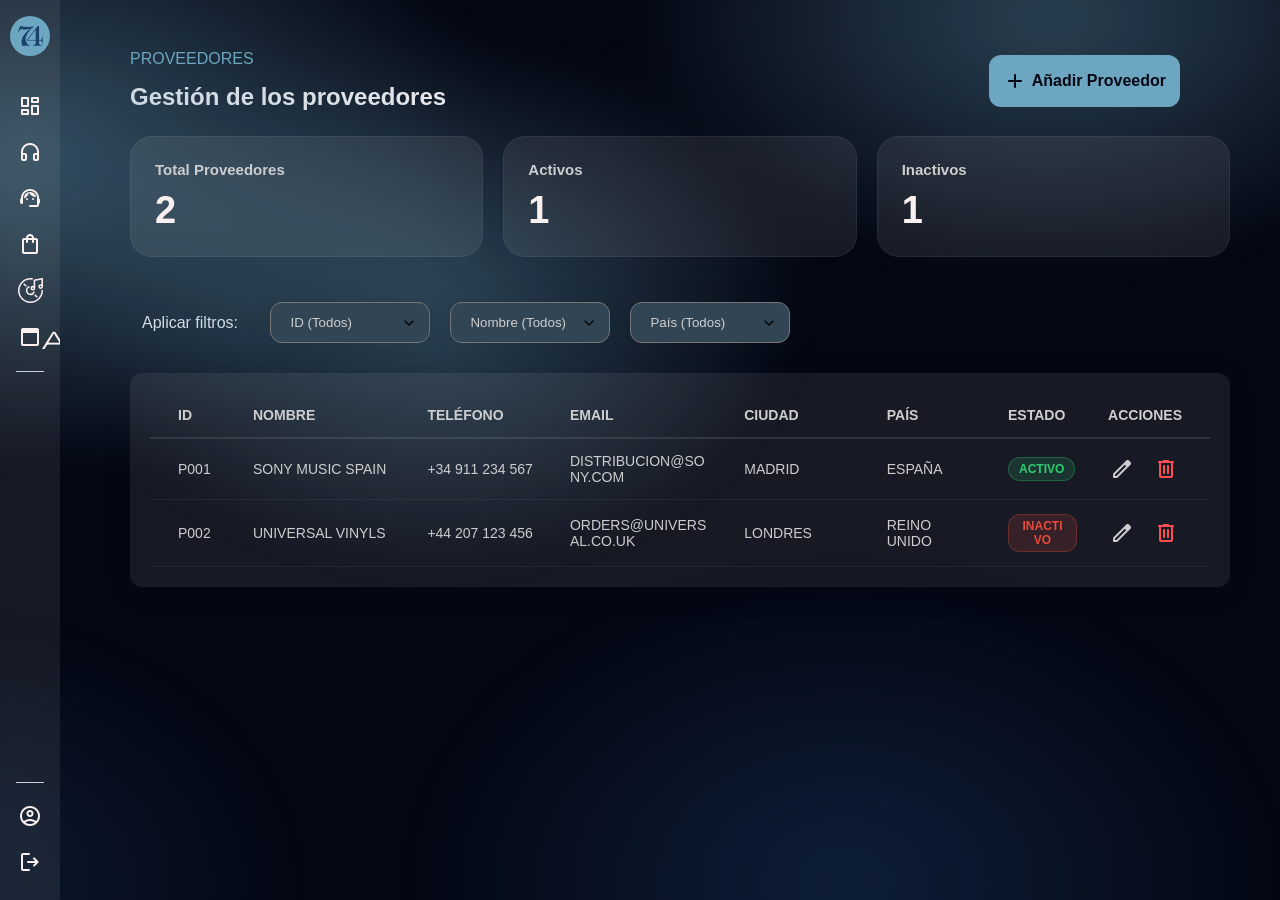
<file: Lenguaje-de-Marcas/pages/suppliers.html>
<!DOCTYPE html>
<html lang="en">

<head>
    <meta charset="UTF-8">
    <meta name="viewport" content="width=device-width, initial-scale=1.0">
    <title>Proveedores</title>
    <link rel="stylesheet" href="/Lenguaje-de-Marcas/styles/style.css">
    <link rel="stylesheet" href="/Lenguaje-de-Marcas/styles/mediaQuerys.css">

</head>

<body>
    <div class="scene" aria-hidden="true">
        <div class="scene__aurora"></div>
    </div>
    <main class="layout">
        <nav class="sidebar">
            <button class="sidebar__toggle" id="sidebarToggle">
                <span class="material-symbols-rounded">menu</span>
            </button>
            <div class="sidebar__logo">
                <div class="logo">
                    <img src="/Lenguaje-de-Marcas/resources/logo/74-dark.png" alt="logo 74">
                </div>
                <img src="/Lenguaje-de-Marcas/resources/logo/Minutes-white.png" alt="logo minutes" class="logo__text">
            </div>
            <div class="nav__section">
                <div class="nav__item" data-page="dashboard" data-href="dashboard.html">
                    <span class="material-symbols-rounded">dashboard</span>
                    <span class="nav__label">Dashboard</span>
                </div>
                <div class="nav__item" data-page="clients" data-href="clients.html">
                    <span class="material-symbols-rounded">headphones</span>
                    <span class="nav__label">Clientes</span>
                </div>
                <div class="nav__item" data-page="workers" data-href="workers.html">
                    <span class="material-symbols-rounded">support_agent</span>
                    <span class="nav__label">Trabajadores</span>
                </div>
                <div class="nav__item" data-page="orders" data-href="orders.html">
                    <span class="material-symbols-rounded">shopping_bag</span>
                    <span class="nav__label">Pedidos</span>
                </div>
                <div class="nav__item" data-page="products" data-href="products.html">
                    <img src="/Lenguaje-de-Marcas/resources/icons/cd-white.svg"
                        data-default="/Lenguaje-de-Marcas/resources/icons/cd-white.svg"
                        data-active="/Lenguaje-de-Marcas/resources/icons/cd-dark.svg" alt="Products">
                    <span class="nav__label">Productos</span>
                </div>
                <div class="nav__item" data-page="suppliers" data-href="/Lenguaje-de-Marcas/index.html">
                    <span class="material-symbols-rounded">adaptive_audio_mic</span>
                    <span class="nav__label">Proveedores</span>
                </div>
            </div>
            <div class="nav__divider"></div>
            <div class="nav__spacer"></div>
            <div class="nav__divider"></div>
            <div class="nav__section">
                <div class="nav__item" data-page="settings" data-href="profile.html">
                    <span class="material-symbols-rounded">account_circle</span>
                    <span class="nav__label">Perfil</span>
                </div>
                <div class="nav__item" data-page="profile" data-href="index.html">
                    <span class="material-symbols-rounded">logout</span>
                    <span class="nav__label">Cerrar Sesión</span>
                </div>
            </div>
        </nav>

        <section class="content">

            <header class="s-header">

                <div>
                    <p class="tag">PROVEEDORES</p>
                    <h1>Gestión de los proveedores</h1>
                </div>

                <div class="s-header__actions">
                    <button id="OpenModalSuppliers" class="button__items">
                        <span class="material-symbols-rounded">add</span> Añadir Proveedor
                    </button>
                </div>

            </header>

            <section class="s-stats">

                <article class="s-stats__card">
                    <span class="s-stats__label">
                        Total Proveedores
                    </span>
                    <h2 id="totalProveedores">
                        0
                    </h2>
                </article>

                <article class="s-stats__card">
                    <span class="s-stats__label">
                        Activos
                    </span>
                    <h2 id="proveedoresActivos">
                        0
                    </h2>
                </article>

                <article class="s-stats__card">
                    <span class="s-stats__label">
                        Inactivos
                    </span>
                    <h2 id="clientesInactivos">
                        0
                    </h2>
                </article>

            </section>

            <section>

                <div class="s-filter">
                    <p>Aplicar filtros: </p>

                    <select id="filterProveedorID" class="outerbox s-filter__box">
                        <option value="">ID</option>
                    </select>

                    <select id="filterProveedorName" class="outerbox s-filter__box">
                        <option value="">Nombre</option>
                    </select>

                    <select id="filterProveedorPais" class="outerbox s-filter__box">
                        <option value="">Pais</option>
                    </select>
                </div>

            </section>

            <section class="outerbox">

                <div class="s-tableBox s-table__header">
                    <div class="s-table__item s-item__id">ID</div>
                    <div class="s-table__item s-item__name">Nombre</div>
                    <div class="s-table__item s-item__mvl">Teléfono</div>
                    <div class="s-table__item s-item__email">Email</div>
                    <div class="s-table__item s-item__city">Ciudad</div>
                    <div class="s-table__item s-item__pais">País</div>
                    <div class="s-table__item s-item__status">Estado</div>
                    <div class="s-table__item s-item__actions">Acciones</div>
                </div>

                <div id="suppliersTable" class="s-table__body"></div>

            </section>

        </section>

    </main>


    <div class="modal" id="supplierModal" style="display: none;">
        <div class="modal__content">
            <div class="modal__top">
                <h2 id="supplierModalTitle">Añadir Nuevo Proveedor</h2>
                <button id="CloseModalSuppliers" class="modal__close">X</button>
            </div>

            <form id="supplierForm" class="modal__form">
                <div class="form__group">
                    <label>Nombre del Proveedor</label>
                    <input type="text" id="formSupplierName" required>
                </div>

                <div class="form__group">
                    <label>Teléfono</label>
                    <input type="text" id="formSupplierPhone" required>
                </div>

                <div class="form__group">
                    <label>Email de Contacto</label>
                    <input type="email" id="formSupplierEmail" required>
                </div>

                <div class="form__group">
                    <label>Ciudad</label>
                    <input type="text" id="formSupplierCity" required>
                </div>

                <div class="form__group">
                    <label>País</label>
                    <input type="text" id="formSupplierCountry" required>
                </div>

                <div class="form__group">
                    <label>Estado del Proveedor</label>
                    <select id="formSupplierStatus">
                        <option value="Activo">Activo</option>
                        <option value="Inactivo">Inactivo</option>
                    </select>
                </div>

                <button type="submit" id="btnSubmitSupplier" class="button__items">
                    Guardar Proveedor
                </button>
            </form>
        </div>
    </div>

    <div class="modal" id="deleteConfirmModal" style="display: none;">
        <div class="modal__content" style="max-width: 400px; text-align: center;">
            <div class="modal__top">
                <h2>¿Eliminar proveedor?</h2>
                <button id="CloseDeleteModal" class="modal__close">X</button>
            </div>
            <p style="color: var(--tertiary-color); margin: 20px 0; font-size: 15px;">
                Esta acción no se puede deshacer. ¿Estás seguro de que deseas eliminar este proveedor?
            </p>
            <div class="p-card__actions" style="justify-content: center; gap: 15px;">
                <button id="btnCancelDelete" class="button__secondary">Cancelar</button>
                <button id="btnConfirmDelete" class="button__secondary button__secondary--red">Eliminar</button>
            </div>
        </div>
    </div>

    <script src="/Lenguaje-de-Marcas/script/script.js"></script>
    <script src="/Lenguaje-de-Marcas/script/storage.js"></script>
    <script src="/Lenguaje-de-Marcas/script/entities/suppliers.js"></script>

</body>

</html>
</file>
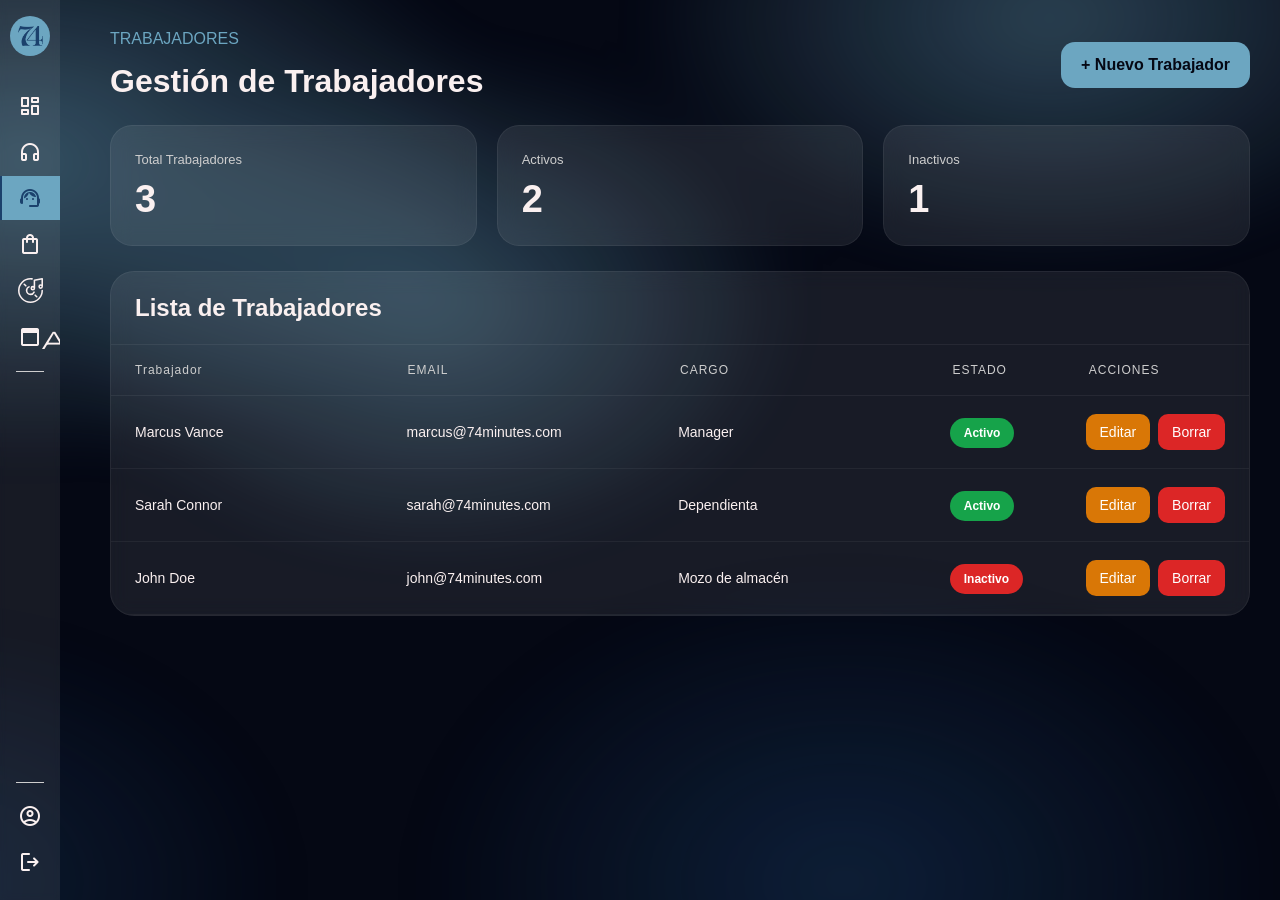
<file: Lenguaje-de-Marcas/pages/workers.html>
<!DOCTYPE html>
<html lang="en">

<head>
    <meta charset="UTF-8">
    <meta name="viewport" content="width=device-width, initial-scale=1.0">
    <title>Trabajadores</title>
    <link rel="stylesheet" href="/Lenguaje-de-Marcas/styles/style.css">
    <link rel="stylesheet" href="/Lenguaje-de-Marcas/styles/mediaQuerys.css">
</head>

<body>
    <div class="scene" aria-hidden="true">
        <div class="scene__aurora"></div>
    </div>
    <main class="layout">
        <nav class="sidebar">
            <button class="sidebar__toggle" id="sidebarToggle">
                <span class="material-symbols-rounded">menu</span>
            </button>
            <div class="sidebar__logo">
                <div class="logo">
                    <img src="/Lenguaje-de-Marcas/resources/logo/74-dark.png" alt="">
                </div>
                <img src="/Lenguaje-de-Marcas/resources/logo/Minutes-white.png" alt="" class="logo__text">
            </div>
            <div class="nav__section">
                <div class="nav__item" data-page="dashboard" data-href="dashboard.html">
                    <span class="material-symbols-rounded">dashboard</span>
                    <span class="nav__label">Dashboard</span>
                </div>
                <div class="nav__item" data-page="clients" data-href="clients.html">
                    <span class="material-symbols-rounded">headphones</span>
                    <span class="nav__label">Clientes</span>
                </div>
                <div class="nav__item" data-page="workers" data-href="workers.html">
                    <span class="material-symbols-rounded">support_agent</span>
                    <span class="nav__label">Trabajadores</span>
                </div>
                <div class="nav__item" data-page="orders" data-href="orders.html">
                    <span class="material-symbols-rounded">shopping_bag</span>
                    <span class="nav__label">Pedidos</span>
                </div>
                <div class="nav__item" data-page="products" data-href="products.html">
                    <img src="/Lenguaje-de-Marcas/resources/icons/cd-white.svg"
                        data-default="/Lenguaje-de-Marcas/resources/icons/cd-white.svg"
                        data-active="/Lenguaje-de-Marcas/resources/icons/cd-dark.svg" alt="Products">
                    <span class="nav__label">Productos</span>
                </div>
                <div class="nav__item" data-page="suppliers" data-href="suppliers.html">
                    <span class="material-symbols-rounded">adaptive_audio_mic</span>
                    <span class="nav__label">Proveedores</span>
                </div>
            </div>
            <div class="nav__divider"></div>
            <div class="nav__spacer"></div>
            <div class="nav__divider"></div>
            <div class="nav__section">
                <div class="nav__item" data-page="settings" data-href="profile.html">
                    <span class="material-symbols-rounded">account_circle</span>
                    <span class="nav__label">Perfil</span>
                </div>
                <div class="nav__item" data-page="profile" data-href="/Lenguaje-de-Marcas/index.html">
                    <span class="material-symbols-rounded">logout</span>
                    <span class="nav__label" >Cerrar Sesión</span>
                </div>
            </div>
        </nav>
        <section class="w-dashboard">

            <header class="w-header">

                <div>

                    <p class="tag">
                        TRABAJADORES
                    </p>

                    <h1 class="w-header__title">
                        Gestión de Trabajadores
                    </h1>

                </div>

                <button class="w-header__button" id="abrirModal">

                    + Nuevo Trabajador

                </button>

            </header>
            <section class="w-stats">

                <article class="w-stats__card">

                    <span class="w-stats__label">
                        Total Trabajadores
                    </span>

                    <h2 id="totalWorkers">
                        0
                    </h2>

                </article>

                <article class="w-stats__card">

                    <span class="w-stats__label">
                        Activos
                    </span>

                    <h2 id="workersActivos">
                        0
                    </h2>

                </article>

                <article class="w-stats__card">

                    <span class="w-stats__label">
                        Inactivos
                    </span>

                    <h2 id="workersInactivos">
                        0
                    </h2>

                </article>

            </section>
            <section class="w-table-box">

                <div class="w-table-box__top">

                    <h2>
                        Lista de Trabajadores
                    </h2>

                </div>

                <div class="w-table">

                    <div class="w-table__head">

                        <div>Trabajador</div>
                        <div>EMAIL</div>
                        <div>CARGO</div>
                        <div>ESTADO</div>
                        <div>ACCIONES</div>

                    </div>

                    <div class="w-table__body" id="tablaWorkers">

                    </div>

                </div>

            </section>

    </main>
    <div class="modal" id="modal">

        <div class="modal__content">

            <div class="modal__top">

                <h2>
                    Nuevo trabajador
                </h2>

                <button id="cerrarModal">

                </button>

            </div>

            <div class="modal__form">

                <div class="form__group">

                    <label>
                        Nombre
                    </label>

                    <input type="text" id="nombre">

                </div>

                <div class="form__group">

                    <label>
                        Email
                    </label>

                    <input type="email" id="email">

                </div>

                <div class="form__group">

                    <label>
                        Cargo
                    </label>

                    <input type="text" id="cargo">

                </div>

                <div class="form__group">

                    <label>
                        Estado
                    </label>

                    <select id="estado">

                        <option value="Activo">
                            Activo
                        </option>

                        <option value="Inactivo">
                            Inactivo
                        </option>

                    </select>

                </div>

                <button type="button" id="guardarWorker" class="button__items">

                    Guardar Trabajador

                </button>

            </div>

        </div>

    </div>

    <div class="modal" id="modalConfirmar">
        <div class="modal__content">
            <div class="modal__top">
                <h2>¿Eliminar?</h2>
            </div>
            <p class="modal__confirm-text">
                ¿Estás seguro de que deseas eliminar este registro? Esta acción no se puede deshacer.
            </p>
            <div class="modal__confirm-buttons">
                <button id="cancelarEliminar" class="modal__cancel">
                    Cancelar
                </button>
                <button id="confirmarEliminar" class="modal__confirm-delete">
                    Eliminar
                </button>
            </div>
        </div>
    </div>


    <script src="/Lenguaje-de-Marcas/script/script.js"></script>
    <script src="/Lenguaje-de-Marcas/script/entities/workers.js"></script>
    <script src="/Lenguaje-de-Marcas/script/storage.js"></script>

</body>

</html>
</file>
<file: Lenguaje-de-Marcas/styles/style.css>
@import url('https://fonts.googleapis.com/css2?family=Material+Symbols+Rounded:opsz,wght,FILL,GRAD@20..48,100..700,0..1,-50..200');

* {
    margin: 0;
    padding: 0;
    box-sizing: border-box;
}

:root{
    --bg-color: #050814;
    --black: #0C0C0C;
    --white: #FAF0F0;
    --contrast-color: #646B70;
    --primary-color:#1B416C;
    --secondary-color:#6CA6C1;
    --tertiary-color:#CECECE;
    --font: Roboto, Arial, sans-serif;
    --transition: 0.25s cubic-bezier(0.4, 0, 0.2, 1);
}

body{
    min-height: 100vh;
    background-color: var(--bg-color);
    margin: 0 auto;
    font-family: var(--font);
    overflow-x: hidden;
    color: var(--white);
}

.layout {
    display: flex;
    width: 100%;
    padding-left: 80px;
    min-height: 100vh;
}

/* #region ---- COMMON ELEMENTS ---- */

.content{
    display: flex;
    flex-direction: column;
    margin: 30px;
    padding: 20px;
    width: 100%;
}

.button__items{
    border:none;
    background:var(--secondary-color);
    color:var(--bg-color);
    padding:14px 14px;
    border-radius: 12px;
    font-weight:600;
    cursor:pointer;
    display: flex;
    justify-content: center;
    align-items: center;
    gap: 5px;
}

.outerbox{
    background: rgba(181, 181, 181, 0.1);
    border-radius: 12px;
    box-shadow: 0 4px 30px rgba(0, 0, 0, 0.1);
    backdrop-filter: blur(3.9px);
    -webkit-backdrop-filter: blur(3.9px);
    margin-bottom: 30px;
    padding: 20px;
}

.tag{
    color: var(--secondary-color);
    margin-bottom: 15px;
}

.tag--red{
    color: rgb(246, 52, 52);
}

/* Elementos comunes MODAL */

.modal {
    display: none;
    position: fixed;
    top: 0;
    left: 0;
    width: 100vw;
    height: 100vh;
    background-color: rgba(0, 0, 0, 0.55);
    backdrop-filter: blur(8px);
    z-index: 2000;
    justify-content: center;
    align-items: center;
}

.modal__content{
    width:450px;
    background:#111827;
    border:1px solid rgba(255,255,255,.08);
    border-radius:24px;
    padding:28px;
}

.modal__content--scroll{ 
    max-height: 85vh;
    overflow-y: auto;
}

::-webkit-scrollbar {
    width: 6px;
}

::-webkit-scrollbar-track {
    background: var(--primary-color);
}

::-webkit-scrollbar-thumb {
    background: var(--bg-color);
    border-radius: 10px;
}

::-webkit-scrollbar-thumb:hover {
    background: var(--primary-color);
}

.modal__content::-webkit-scrollbar {
    width: 6px;
}

.modal__content::-webkit-scrollbar-track {
    background: transparent;
}

.modal__content::-webkit-scrollbar-thumb {
    background: rgba(0, 0, 0, 0.15);
    border-radius: 10px;
}

.modal__content::-webkit-scrollbar-thumb:hover {
    background: rgba(0, 0, 0, 0.25);
}

.modal--center{
    display: flex;
    flex-direction: column;
    justify-content: center;
    align-items: center;
    text-align: center;
}

.modal__text{
    display: flex;
    align-items: center;
    font-size: 14px;
    margin-top: 0;
    margin-left: 18px;
}

.modal__top{
    display:flex;
    justify-content:space-between;
    align-items:center;
    margin-bottom:25px;
}

.modal__close {
    font-size: 1.5rem;
    color: var(--white);
    background-color: transparent;
}

.modal__form{
    display:flex;
    flex-direction:column;
    gap:18px;
}

.modal__form input,
.modal__form select{
    background:rgba(255,255,255,.06);
    border:1px solid rgba(255,255,255,.08);
    padding: 8px;
    border-radius: 4px;
    color:white;
}

.modal__form select option{
    background:#1F2634;
    color:var(--white);
}

.form__group{
    display:flex;
    flex-direction:column;
    gap:8px;
}

.form__group--line{
    flex-direction: row;
    gap: 16px;
    width: 100%;
}

.form__group--line > .form__group {
    flex: 1;
}

.form__radio{
    margin-right: 15px;
}

input[type="date"]::-webkit-calendar-picker-indicator {
    filter: invert(1);
    cursor: pointer;
}

.modal__actions {
    display: flex;
    justify-content: flex-end;
    gap: 12px;
    margin-top: 20px;
}

.button__secondary{
    flex: 1;
    padding: 6px;
    border-radius: 8px;
    border: 1px solid var(--white);
    background-color: transparent;
    color: var(--white);
    font-weight: 600;
}

.button__secondary--red{
    border: 1px solid rgb(246, 52, 52);
    color: rgb(246, 52, 52);
}

.button__secondary--orange{
    border: 1px solid rgb(242, 166, 74);
    color: rgb(242, 166, 74);
}


/* #endregion */

/* #region TEXTS*/

.title{
    font-size: 32px;
    color: var(--white);
    margin: 0 0 8px 0;
    letter-spacing: -0.5px;
}

.text{
    font-size: 16px;
    color: var(--tertiary-color);
    line-height: 1.5;
    margin: 0;
}

/* #endregion*/

/* #region LOG IN */

.scene {
    position: fixed;
    inset: 0;
    z-index: 0;
    overflow: hidden;
}

.scene__aurora {
    position: absolute;
    inset: -30%;
    filter: blur(30px);
    opacity: 0.95;
    background:
        radial-gradient(800px 500px at 20% 30%, rgba(108, 166, 193, 0.504), transparent 60%),
        radial-gradient(700px 420px at 70% 20%, rgba(108, 166, 193, 0.393), transparent 60%),
        radial-gradient(700px 500px at 60% 80%, rgba(27, 65, 108, 0.441), transparent 62%),
        radial-gradient(600px 420px at 15% 80%, rgba(27, 65, 108, 0.385), transparent 62%),
        radial-gradient(600px 420px at 40% 40%, rgba(108, 166, 193, 0.427), transparent 62%);
    animation: auroraDrift 10s ease-in-out infinite alternate;
}

.login{
    min-height: 100vh;
    display: flex;
    justify-content:center;
    align-items: center;
    padding: 20px;
}

.login__card{
    display: flex;
    flex-direction: column;
    width: 100%;
    max-width: 420px;
    padding: 30px;
    background: rgba(181, 181, 181, 0.1);
    border: 1px solid rgba(255, 255, 255, 0.08);
    border-radius: 24px;
    box-shadow: 0 4px 30px rgba(0, 0, 0, 0.1);
    backdrop-filter: blur(3.9px);
    -webkit-backdrop-filter: blur(3.9px);
}

.login__header {
    margin-bottom: 28px;
}

.login__form {
    display: flex;
    flex-direction: column;
    width: 100%;
    gap: 20px;
}

.login__label {
    color: var(--white);
    font-size: 13px;
    font-weight: 500;
    margin-bottom: 8px;
    opacity: 0.9;
}

.login__label-wrapper {
    display: flex;
    justify-content: space-between;
    align-items: center;
    width: 100%;
}

.login__input{
    width: 100%;
    padding: 10px;
    border: 1px solid rgba(255, 255, 255, 0.1);
    border-radius: 12px;
    transition: border-color 0.2s ease, box-shadow 0.2s ease;
    padding: 10px;
    text-align: left;
    background-color: color-mix(var(--contrast-color), 80%);
    color: var(--tertiary-color);
    font-size: 16px;
}

.login__button{
    display: flex;
    justify-content: center;
    align-items: center;
    width: 100%;
    color: var(--white);
    background-color: var(--primary-color);
    text-decoration: none;
    padding: 15px;
    border-radius: 12px;
    font-weight: bold;
    cursor: pointer;
    transition: background-color 0.2s ease, transform 0.1s ease;
}

.login__button:hover {
    background-color: var(--bg-color);
}

.login__button .material-symbols-rounded {
    margin-left: 3px;
    font-size: 18px;
}

/* #endregion */

/* #region SIDEBAR*/

.sidebar{
    position: fixed;
    width: 60px;
    height: 100vh;

    display: flex;
    flex-direction: column;
    align-items: flex-start;

    top: 0;
    left: 0;
    padding: 16px 0;
    gap: 4px;

    overflow: hidden;
    white-space: nowrap;
    z-index: 100;

    background: rgba(181, 181, 181, 0.1);
    backdrop-filter: blur(3.9px);
    -webkit-backdrop-filter: blur(3.9px);
    transition: width var(--transition), box-shadow var(--transition), left var(--transition);
}

.sidebar:hover{
    width: 220px;
    box-shadow: 4px 0 24px rgba(0, 0, 0, 0.07);
}

.sidebar__toggle {
    display: none;
}

.sidebar__logo{
    display: flex;
    align-items: center;
    gap: 12px;
    padding: 0 10px 16px;
    border-bottom: 0.5px solid color-mix(var(--black), 0,1);
    width: 100%;
    margin-bottom: 8px;
}

.logo{
    width: 40px;
    height: 40px;
    border-radius: 50%;
    background: var(--secondary-color);
    display: flex;
    align-items: center;
    justify-content: center;
    flex-shrink: 0;
}

.logo img{
    width: 25px;
}

.logo__text{
    height: 25px;
    opacity: 0;
    transition: opacity 0.15s ease 0.06s;
}

.sidebar:hover .logo__text {
    opacity: 1;
}

/* NAV SECTIONS */

.nav__section {
    display: flex;
    flex-direction: column;
    width: 100%;
    gap: 2px;
}

.nav__divider {
    height: 0.5px;
    background: var(--tertiary-color);
    margin: 8px 16px;
    width: calc(100% - 32px);
}

.nav__spacer {
    flex: 1;
}

/* NAV ITEMS */

.nav__item{
    display: flex;
    align-items: center;
    gap: 12px;
    padding: 10px 16px;
    width: 100%;
    cursor: pointer;
    border-left: 2.5px solid transparent;
    color: var(--white);
    transition: background 0.15s, color 0.15s;
    user-select: none;
}

.nav__item:hover {
    background: var(--primary-color);
}

.nav__item.active {
    border-left-color: var(--primary-color);
    background: var(--secondary-color);
    color: var(--primary-color);
}

.nav__item img{
    width: 25px;
}

.nav__item p{
    font-size: 20px;
    flex-shrink: 0;
    width: 24px;
    text-align: center;
}

.nav__label {
    font-size: 13.5px;
    font-weight: 400;
    opacity: 0;
    transition: opacity 0.15s ease 0.06s;
}

.nav__label.active{
    font-weight: 700;
}

.sidebar:hover .nav__label {
    opacity: 1;
}

/* #endregion*/

/* #region ----------------- DASHBOARD ----------------- */

.d-header{
    display: flex;
    flex-direction: column;
    justify-content: space-between;
    align-items: flex-start;
    width: 100%;
}

.d-kpi__container {
    display: flex;
    gap: 20px;
    width: 100%;
}

.d-kpi__card {
    flex: 1;
    margin-bottom: 0;
    display: flex;
    flex-direction: column;
    gap: 12px;
}

.d-kpi__card__header {
    display: flex;
    justify-content: space-between;
    align-items: center;
    width: 100%;
}

.d-kpi__card__header .text {
    font-size: 13px;
    font-weight: 500;
}

.d-kpi__card .tag {
    font-size: 14px;
    margin-bottom: 0px;
}

.d-kpi__icon {
    color: var(--secondary-color);
    font-size: 20px;
}

.d-kpi__icon--red {
    color: rgb(246, 52, 52);
}

.d-kpi__card__value {
    font-size: 28px;
    font-weight: 700;
    color: var(--white);
    margin: 0;
    letter-spacing: -0.5px;
}

.d-grid{
    display: flex;
    gap: 20px;
    width: 100%;
    margin-top: 30px;
}

.d-grid__sidebar{
    flex: 2; 
    margin-bottom: 0;
}

.d-grid__main{
    display: flex;
    flex-direction: column;
    gap: 16px;
}

.d-activity__feed{
    display: flex;
    flex-direction: column;
    gap: 16px;
}

.d-activity__item{
    display: flex;
    align-items: center;
    gap: 12px;
    padding-bottom: 12px;
    border-bottom: 1px solid rgba(255, 255, 255, 0.05);
}

.d-activity__icon {
    display: flex;
    align-items: center;
    justify-content: center;
    width: 36px;
    height: 36px;
    border-radius: 50%;
    background: rgba(255, 255, 255, 0.05);
    color: var(--secondary-color);
}

.d-top__list{
    display: flex;
    flex-direction: column;
    gap: 14px;
}

.d-top__item{
    display: flex;
    align-items: center;
    gap: 14px;
    background: rgba(0, 0, 0, 0.15);
    padding: 10px 14px;
    border-radius: 12px;
    border: 1px solid rgba(255, 255, 255, 0.03);
}

.d-top__thumb {
    width: 45px;
    height: 45px;
    border-radius: 6px;
    object-fit: cover;
    box-shadow: 0 4px 10px rgba(0,0,0,0.3);
}

.d-top__info {
    flex: 1;
}

.d-top__badge {
    background: var(--primary-color);
    color: var(--white);
    padding: 4px 10px;
    border-radius: 8px;
    font-size: 12px;
    font-weight: 600;
}

/* #endregion*/

/* #region ------------ CLIENTS ------------  */

.c-dashboard{
    flex:1;
    padding:30px;
    position:relative;
    z-index:2;
}

.c-header{
    display:flex;
    justify-content:space-between;
    align-items:center;
    margin-bottom:25px;
}

.c-header__subtitle{
    color:var(--secondary-color);
    font-size:13px;
    margin-bottom:5px;
}

.c-header__title{
    font-size:32px;
    font-weight:600;
}

.c-stats{
    display:grid;
    grid-template-columns:repeat(3,1fr);
    gap:20px;
    margin-bottom:25px;
}

.c-stats__card{
    background:rgba(255,255,255,.08);
    border:1px solid rgba(255,255,255,.06);
    border-radius:22px;
    padding:24px;
    backdrop-filter:blur(10px);
}

.c-stats__label{
    color:var(--tertiary-color);
    font-size:13px;
}

.c-stats__card h2{
    font-size:38px;
    margin-top:10px;
    font-weight:600;
}

.c-table-box{
    background:rgba(255,255,255,.08);
    border-radius:24px;
    overflow:hidden;
    border:1px solid rgba(255,255,255,.06);
    backdrop-filter:blur(10px);
}

.c-table-box__top{
    padding:22px 24px;
    border-bottom:1px solid rgba(255,255,255,.06);
}

.c-table{
    width:100%;
}

.c-table__head,
.c-table__row{
    display:grid;
    justify-content: center;
    align-items: center;
    grid-template-columns:2fr 2fr 2fr 1fr 1fr;
}

.c-table__head{
    padding:18px 24px;
    font-size:12px;
    color:var(--tertiary-color);
    letter-spacing:1px;
    border-bottom:1px solid rgba(255,255,255,.06);
}

.c-table__row{
    padding:18px 24px;
    border-bottom:1px solid rgba(255,255,255,.05);
    font-size:14px;
}

.c-table__estado{
    padding:8px 14px;
    border-radius:30px;
    font-size:12px;
    font-weight:600;
}

.activo{
    background:#16a34a;
    color:white;;
}

.inactivo{
    background:#dc2626;
    color:white;
}

.table__delete{
    border:none;
    background:#dc2626;
    color:white;
    padding:10px 14px;
    border-radius:10px;
    cursor:pointer;
}
.table__edit {
    border: none;
    background: #d97706;
    color: white;
    padding: 10px 14px;
    border-radius: 10px;
    cursor: pointer;
}

.c-form__button{
    border:none;
    background:var(--secondary-color);
    color:var(--bg-color);
    padding:14px;
    border-radius:14px;
    font-weight:700;
    cursor:pointer;
}

/* #endregion*/


/* #region -----------------PRODUCTS----------------- */


.p-header{
    display: flex;
    justify-content: space-between;
    align-items: center;
    gap: 20px;
    width: 100%;
}

.p-filter{
    display: flex;
    gap: 20px;
    margin-top: 20px;
}

.p-filter p{
    padding: 12px;
}

.p-filter__box {
    display: flex;
    color: var(--tertiary-color);
    padding: 12px;
    width: 160px;
    -webkit-appearance: none;
    -moz-appearance: none;
    appearance: none;
    background-image: url("data:image/svg+xml;charset=utf-8,%3Csvg xmlns='http://www.w3.org/2000/svg' width='24' height='24' viewBox='0 0 24 24' fill='none' stroke='currentColor' stroke-width='2' stroke-linecap='round' stroke-linejoin='round'%3E%3Cpolyline points='6 9 12 15 18 9'/%3E%3C/svg%3E");
    background-repeat: no-repeat;
    background-position: right 12px center; 
    background-size: 16px; 
    background-color: #324554;
}

.p-header__actions{
    margin-right: 50px;
    position: relative;
    z-index: 10;
}

/* Creación de cards de productos */

.p-disc__grid{
    display: grid;
    grid-template-columns: repeat(auto-fit, minmax(360px, 1fr));
    gap: 20px;
    margin-top: 20px;
}

.p-disc__card{
    display: flex;
}

.p-image__container{
    position: relative;
    display: inline-block;
    overflow: hidden;
    border-radius: 2px;
    flex-shrink: 0;
}

.p-disc__image{
    display: block;
    width: 150px;
    height: auto;
    max-height: 150px;
    object-fit: cover;
}

.p-disc__format{
    position: absolute;
    top: 12px;
    left: 12px;
    background-color: var(--secondary-color);
    color: var(--white);
    padding: 4px 8px;
    font-size: 0.8rem;
    border-radius: 2px;
    z-index: 10;
}

.p-discCard__content{
    display: flex;
    flex-direction: column;
    flex: 1;
    margin-left: 20px;
    
}

.p-disc__title{
    margin: 0 0 5px 0;
    color: var(--secondary-color);
}

.p-disc__artist{
    color: var(--tertiary-color);
}

.p-card__data{
    display: flex;
    justify-content: space-between;
    margin-top: auto;
    align-items: center;
    margin-bottom: 10px;
    
}

.p-card__price{
    font-size: 20px;
    font-weight: 600;
    color: var(--secondary-color);
}

.p-card__stock{
    font-size: 15px;
    color: var(--tertiary-color);
}

.p-card__actions{
    display: flex;
    gap: 10px;
}

button{
    border: none;
    font: inherit;
    color: inherit;
    cursor: pointer;
}

.p-card__edit{
    flex: 1;
    padding: 6px;
    border-radius: 8px;
    border: 1px solid rgb(242, 166, 74);
    background-color: transparent;
    color: rgb(242, 166, 74);
    font-weight: 400;
}

/* #endregion */


/* #region ------------PROFILE------------ */

.prof-outerbox{
    display: grid;
    grid-template-columns: 1fr 4fr;
    gap: 25px;
    margin-top: 25px;
}

.prof-img{
    width: 200px;
    height: 200px;
    border-radius: 50%;
    object-fit: cover;
}

.prof-data{
    display: flex;
    flex-direction: column;
    align-items: center;
    gap: 15px;
    background-color: var(--secondary-color);
    color: var(--primary-color);
}

.prof-inf{
    display: flex;
    flex-direction: column;
    align-items: center;
}

.prof-badge {
    background-color: rgba(255, 255, 255, 0.1);
    color: var(--primary-color);
    padding: 6px 14px;
    border-radius: 20px;
    font-size: 13px;
    font-weight: 600;
    margin-bottom: 25px;
    text-transform: uppercase;
    letter-spacing: 0.5px;
    text-align: center;
}

.prof-inf__list {
    display: flex;
    flex-direction: column;
    gap: 18px;
    width: 100%;
    max-width: 280px;
}

.prof-inf__item {
    display: flex;
    align-items: center;
    gap: 14px;
}

.prof-inf__item .material-symbols-rounded {
    color: var(--primary-color);
    font-size: 22px;
    opacity: 0.8;
}

.prof-inf__text {
    display: flex;
    flex-direction: column;
}

.prof-inf__label {
    font-size: 11px;
    text-transform: uppercase;
    letter-spacing: 0.5px;
    color: var(--primary-color);
}

.prof-inf__value {
    font-size: 14px;
    color: #ffffff;
    font-weight: 500;
}

.prof-inf__link {
    text-decoration: none;
    transition: opacity 0.2s;
}
.prof-inf__link:hover {
    text-decoration: underline;
    opacity: 0.8;
}

/* #endregion */


/* #region ------------WORKERS------------ */

.w-dashboard{
    flex:1;
    padding:30px;
    position:relative;
    z-index:2;
}

.w-header{
    display:flex;
    justify-content:space-between;
    align-items:center;
    margin-bottom:25px;
}

.w-header__subtitle{
    color:var(--secondary-color);
    font-size:13px;
    margin-bottom:5px;
}

.w-header__title{
    font-size:32px;
    font-weight:600;
}

.w-header__button{
    border:none;
    background:var(--secondary-color);
    color:var(--bg-color);
    padding:14px 20px;
    border-radius:14px;
    font-weight:600;
    cursor:pointer;
}

.w-stats{
    display:grid;
    grid-template-columns:repeat(3,1fr);
    gap:20px;
    margin-bottom:25px;
}

.w-stats__card{
    background:rgba(255,255,255,.08);
    border:1px solid rgba(255,255,255,.06);
    border-radius:22px;
    padding:24px;
    backdrop-filter:blur(10px);
}

.w-stats__label{
    color:var(--tertiary-color);
    font-size:13px;
}

.w-stats__card h2{
    font-size:38px;
    margin-top:10px;
    font-weight:600;
}
.w-table-box{
    background:rgba(255,255,255,.08);
    border-radius:24px;
    overflow:hidden;
    border:1px solid rgba(255,255,255,.06);
    backdrop-filter:blur(10px);
}

.w-table-box__top{
    padding:22px 24px;
    border-bottom:1px solid rgba(255,255,255,.06);
}

.w-table{
    width:100%;
}

.w-table__head,
.w-table__row{
    display:grid;
    align-items:center;
    grid-template-columns:2fr 2fr 2fr 1fr 1fr;
}

.w-table__head{
    padding:18px 24px;
    font-size:12px;
    color:var(--tertiary-color);
    letter-spacing:1px;
    border-bottom:1px solid rgba(255,255,255,.06);
}

.w-table__row{
    padding:18px 24px;
    border-bottom:1px solid rgba(255,255,255,.05);
    font-size:14px;
}

.w-table__estado{
    padding:8px 14px;
    border-radius:30px;
    font-size:12px;
    font-weight:600;
}

.w-table__delete{
    border:none;
    background:#dc2626;
    color:white;
    padding:10px 14px;
    border-radius:10px;
    cursor:pointer;
}

.w-modal__top button{
    background:none;
    border:none;
    color:white;
    font-size:20px;
    cursor:pointer;
}

.w-form__group{
    display:flex;
    flex-direction:column;
    gap:8px;
}

.w-form__group label{
    font-size:13px;
    color:var(--tertiary-color);
}

.w-form input,
.w-form select{
    background:rgba(255,255,255,.06);
    border:1px solid rgba(255,255,255,.08);
    padding:14px;
    border-radius:14px;
    color:white;
}

.w-form__button{
    border:none;
    background:var(--secondary-color);
    color:var(--bg-color);
    padding:14px;
    border-radius:14px;
    font-weight:700;
    cursor:pointer;
}
.modal__confirm-text {
    color: var(--tertiary-color);
    margin-bottom: 24px;
}

.modal__confirm-buttons {
    display: flex;
    gap: 12px;
}

.modal__cancel {
    flex: 1;
    padding: 12px;
    border-radius: 12px;
    border: 1px solid var(--tertiary-color);
    background: transparent;
    color: var(--white);
    cursor: pointer;
}

.modal__confirm-delete {
    flex: 1;
    padding: 12px;
    border-radius: 12px;
    border: 1px solid #dc2626;
    background: transparent;
    color: #dc2626;
    font-weight: 600;
    cursor: pointer;
}

/* #endregion */


/* #region ------------ORDERS------------ */

.o-header{
    display: flex;
    flex-direction: column;
    justify-content: space-between;
    align-items:flex-start;
    gap: 20px;
    width: 100%;
}

.o-header__filter{
    width: 100%;
    display: flex;
    justify-content: space-between;
    align-items: center;
    padding: 16px;
    border-radius: 40px;
}

.o-header__btn{
    padding: 8px 18px;
    border-radius: 20px;
    margin: 0px 20px;
    font-size: 13px;
}

.o-header__search-container {
    display: flex;
    align-items: center;
    background: rgba(255, 255, 255, 0.05);
    border: 1px solid rgba(255, 255, 255, 0.1);
    border-radius: 20px;
    padding: 6px 14px;
    gap: 8px;
    margin: 0 20px;
    width: 200px;
    transition: width 0.3s ease, border-color 0.3s ease;
}

.o-header__search-container:focus-within {
    border-color: var(--secondary-color);
    width: 240px;
}

.search-container__icon {
    color: var(--tertiary-color);
    font-size: 20px;
    user-select: none;
}

.o-header__search-input {
    border: none !important;
    background: none !important;
    color: var(--white) !important;
    outline: none !important;
    font-size: 13px;
    width: 100%;
    padding: 0;
}

.o-table{
    overflow: visible !important;
}

.o-table__header{
    display: flex;
    justify-content: space-between;
    align-items: center;
    padding: 14px 16px;
}

.o-form__header{
    margin-bottom: 2px;
}

.o-table__row {
    display: flex;
    align-items: center;
    padding: 12px 16px;
    border-bottom: 1px solid var(--contrast-color);
    font-size: 14px;
    transition: background-color 0.2s ease;
}

.o-table__item{
    color: var(--tertiary-color);
    text-transform: uppercase;
    display: flex;
    align-items: center;
    padding: 0 8px;
    box-sizing: border-box;
}

.o-table__item--blue{
    color: var(--secondary-color);
}

.o-form__details{
    display: flex;
    gap: 8px;
    margin-bottom: 4px;
}

.o-form__details input[type="number"]::-webkit-inner-spin-button {
    -webkit-appearance: none;
    appearance: none;
    background-image: url("data:image/svg+xml;utf8,<svg xmlns='http://www.w3.org/2000/svg' width='10' height='30' viewBox='0 0 10 30'><polygon points='5,5 0,12 10,12' fill='%23ffffff'/><polygon points='5,25 0,18 10,18' fill='%23ffffff'/></svg>");
    background-repeat: no-repeat;
    background-position: center;
    width: 14px;
    height: 24px;
    cursor: pointer;
    opacity: 0.7;
    transition: opacity 0.2s;
}

.o-cell__id {
    width: 15%;
    min-width: 65px;
}

.o-cell__date {
    width: 15%;
    min-width: 100px;
}

.o-cell__status {
    width: 15%;
    min-width: 95px;
}

.o-cell__client {
    width: 15%;
}

.o-cell__worker {
    width: 15%;
}

.o-cell__amount {
    width: 15%;
    text-align: right;
    justify-content: flex-end;
}

.o-cell__actions {
    width: 10%;
    min-width: 30px;
    margin-left: auto; 
}

.o-action__icon {
    margin-left: auto; 
}

#modalAlertError .modal__content {
    max-width: 360px;
}

.o-table__pagination {
    display: flex;
    justify-content: center;
    align-items: center;
    gap: 8px;
    padding: 16px;
    margin-top: 12px;
    width: 100%;
}

.o-pagination__arrow {
    background: rgba(255, 255, 255, 0.05); 
    border: 1px solid rgba(0, 0, 0, 0.05);
    color: var(--contrast-color);
    width: 36px;
    height: 36px;
    border-radius: 50%;
    display: flex;
    align-items: center;
    justify-content: center;
    cursor: pointer;
    transition: all 0.2s ease;
}

.o-pagination__arrow:hover:not(:disabled) {
    background: var(--primary-color);
    color: var(--white);
}

.o-pagination__arrow:disabled {
    opacity: 0.3;
    cursor: not-allowed;
}

.o-pagination__pages {
    display: flex;
    gap: 6px;
    background: rgba(0, 0, 0, 0.03);
    padding: 4px 8px;
    border-radius: 30px;
}

.o-pagination__btn {
    border: none;
    background: none;
    width: 32px;
    height: 32px;
    border-radius: 50%;
    font-size: 16px;
    font-weight: 500;
    color: var(--primary-color);
    cursor: pointer;
    display: flex;
    align-items: center;
    justify-content: center;
    transition: all 0.15s ease;
}

.o-pagination__btn:hover {
    background: rgba(0, 0, 0, 0.05);
    color: var(--contrast-color);
}

.o-pagination__btn.active {
    background: var(--secondary-color);
    color: var(--primary-color);
    font-weight: 700;
    box-shadow: 0 4px 10px rgba(0, 0, 0, 0.05);
}

.o-dropdown {
    position: relative;
    display: flex;
    justify-content: flex-start;
    overflow: visible !important;
}

.o-action__icon {
    cursor: pointer;
    display: inline-flex;
    align-items: center;
    justify-content: center;
    width: 32px;
    height: 32px;
    border-radius: 50%;
    transition: background-color 0.2s ease;
}

.o-action__icon:hover {
    background-color: rgba(0, 0, 0, 0.05);
}

.o-dropdown__menu {
    position: absolute;
    top: 100%;
    right: 0;
    background: var(--white);
    border-radius: 12px; 
    box-shadow: 0 10px 25px rgba(0, 0, 0, 0.08);
    padding: 6px;
    display: flex;
    flex-direction: column;
    gap: 2px;
    z-index: 99;
    min-width: 130px;
    opacity: 0;
    pointer-events: none;
    transition: opacity 0.2s ease, transform 0.2s ease;
}

.o-dropdown__menu.is-active {
    opacity: 1;
    pointer-events: auto;
}

.o-dropdown__item {
    background: none;
    border: none;
    padding: 8px 12px;
    text-align: left;
    color: var(--contrast-color);
    border-radius: 8px;
    cursor: pointer;
    display: flex;
    align-items: center;
    gap: 8px;
    width: 100%;
    transition: background-color 0.15s ease;
}

.o-dropdown__item .material-symbols-rounded {
    font-size: 16px;
}

.o-dropdown__item--delete {
    color: #ff4d4f;
}

/* #endregion */



/* #region ----------------SUPPLIERS---------------- */

.s-header{
    display: flex;
    justify-content: space-between;
    align-items: center;
    gap: 20px;
    width: 100%;
    margin-bottom: 25px;
}

.s-header__actions{
    margin-right: 50px;
    position: relative;
    z-index: 10;
}

.s-stats{
    display:grid;
    grid-template-columns:repeat(3,1fr);
    gap:20px;
    margin-bottom:25px;
}

.s-stats__card{
    background:rgba(255,255,255,.08);
    border:1px solid rgba(255,255,255,.06);
    border-radius:22px;
    padding:24px;
    backdrop-filter:blur(10px);
}

.s-stats__label{
    color:var(--tertiary-color);
    font-size:15px;
    font-weight: 600;
}

.s-stats__card h2{
    font-size:38px;
    margin-top:10px;
    font-weight:600;
}

.s-filter{
    display: flex;
    gap: 20px;
    margin-top: 20px;
}

.s-filter p{
    padding: 12px;
}

.s-filter__box {
    display: flex;
    color: var(--tertiary-color);
    padding: 12px;
    width: 160px;
    -webkit-appearance: none;
    -moz-appearance: none;
    appearance: none;
    background-image: url("data:image/svg+xml;charset=utf-8,%3Csvg xmlns='http://www.w3.org/2000/svg' width='24' height='24' viewBox='0 0 24 24' fill='none' stroke='currentColor' stroke-width='2' stroke-linecap='round' stroke-linejoin='round'%3E%3Cpolyline points='6 9 12 15 18 9'/%3E%3C/svg%3E");
    background-repeat: no-repeat;
    background-position: right 12px center; 
    background-size: 16px; 
    background-color: #324554;
}

.s-tableBox{
    display: flex;
}

.s-table__header {
    border-bottom: 2px solid rgba(255, 255, 255, 0.1);
    font-weight: 700;
}

.s-table__item{
    color: var(--tertiary-color);
    text-transform: uppercase;
    display: flex;
    align-items: center;
    padding: 0 8px;
    box-sizing: border-box;
}

.s-tableBox {
    display: grid;
    grid-template-columns: 60px 1.5fr 1.2fr 1.5fr 1.2fr 1fr 0.8fr 90px;
    gap: 15px;
    align-items: center;
    padding: 14px 20px;
    box-sizing: border-box;
    width: 100%;
}

.s-table__row {
    border-bottom: 1px solid rgba(255, 255, 255, 0.05);
    transition: background-color 0.2s ease;
}

.s-table__row:hover {
    background-color: rgba(255, 255, 255, 0.02);
}

.s-table__item {
    color: var(--tertiary-color);
    font-size: 14px;
    white-space: normal;
    overflow: visible;
    text-overflow: clip;
    word-break: break-word;
}

.s-item__actions {
    display: flex;
    gap: 12px;
    justify-content: flex-end;
}

.s-item__actions button {
    background: none;
    border: none;
    padding: 4px;
    cursor: pointer;
    display: flex;
    align-items: center;
}

.s-btn__delete{
    color: #ff4d4f;
}

.status-badge {
    display: inline-block;
    padding: 4px 10px;
    border-radius: 12px;
    font-size: 12px;
    font-weight: 600;
    text-align: center;
    text-transform: uppercase;
}

.status--active {
    background-color: rgba(46, 204, 113, 0.15);
    color: #2ecc71;
    border: 1px solid rgba(46, 204, 113, 0.3);
}

.status--inactive {
    background-color: rgba(231, 76, 60, 0.15);
    color: #e74c3c;
    border: 1px solid rgba(231, 76, 60, 0.3);
}


/* #endregion */
</file>
<file: Lenguaje-de-Marcas/styles/mediaQuerys.css>
@media (max-width: 1150px) {

    /* #region ----------DASHBOARD---------- */
    .d-grid {
        flex-direction: row;
    }

    .d-grid__main,
    .d-grid__sidebar {
        flex: 1;
    }

    /* #endregion */

    /* #region ----------SUPPLIERS---------- */

    .s-table__header {
        display: none !important;
    }

    .s-table__body {
        display: grid;
        grid-template-columns: 1fr 1fr;
        gap: 16px;
    }

    .s-tableBox {
        display: flex;
        flex-direction: column;
        gap: 10px;
        padding: 20px;
        background: rgba(255, 255, 255, 0.03);
        border: 1px solid rgba(255, 255, 255, 0.08);
        border-radius: 16px;
        backdrop-filter: blur(5px);
    }

    .s-table__item {
        padding: 4px 0;
        font-size: 14px;
        display: flex;
        justify-content: space-between;
        align-items: center;
        border-bottom: 1px solid rgba(255, 255, 255, 0.04);
        width: 100%;
    }

    .s-item__actions {
    border-bottom: none;
    padding-top: 10px;
    display: flex;
    justify-content: flex-start;
    gap: 15px;
}

.s-item__actions::before {
    margin-right: auto;
    content: "Acciones:";
}

    .s-table__item::before {
        font-size: 11px;
        font-weight: 700;
        text-transform: uppercase;
        color: var(--tertiary-color);
        opacity: 0.6;
        letter-spacing: 0.5px;
    }

    .s-item__id::before {
        content: "ID:";
    }

    .s-item__name::before {
        content: "Nombre:";
    }

    .s-item__mvl::before {
        content: "Teléfono:";
    }

    .s-item__email::before {
        content: "Email:";
    }

    .s-item__city::before {
        content: "Ciudad:";
    }

    .s-item__pais::before {
        content: "País:";
    }

    .s-item__status::before {
        content: "Estado:";
    }

    .s-item__actions::before {
        content: "Acciones:";
    }

    .s-table__item>* {
        text-align: right;
    }

    .s-item__email {
        word-break: break-all;
    }

    .s-item__actions {
        border-bottom: none;
        padding-top: 10px;
        justify-content: space-between;
    }

    /* #endregion */

}

@media (max-width: 900px) {

    .content {
        padding-left: 0;
        margin-left: 0;
    }

    .modal__content {
        width: 90%;
    }

    /* #region ----------DASHBOARD---------- */

    .d-kpi__container {
        flex-wrap: wrap;
        gap: 16px;
    }

    .d-kpi__card {
        flex: calc(50% - 8px);
        min-width: calc(50% - 8px);
    }

    .d-grid {
        flex-direction: column;
        gap: 20px;
    }

    /* #endregion */


    /* #region ----------ORDERS---------- */

    .o-table__header {
        display: none;
    }

    .o-table__body {
        display: flex;
        flex-direction: column;
        gap: 0px;
    }

    .o-table__row {
        background: rgba(181, 181, 181, 0.1);
        border-radius: 12px;
        box-shadow: 0 4px 30px rgba(0, 0, 0, 0.1);
        backdrop-filter: blur(3.9px);
        -webkit-backdrop-filter: blur(3.9px);
        margin-bottom: 15px;
        padding: 20px;
        flex-direction: column;
        align-items: flex-start;
        gap: 10px;
        border: 1px solid rgba(0, 0, 0, 0.05);
        position: relative;
    }

    .o-table__item {
        width: 100% !important;
        max-width: 100% !important;
        padding: 0;
        justify-content: flex-start !important;
        text-align: left !important;
    }

    .o-cell__id::before {
        content: "ID Pedido: ";
        font-weight: bold;
        margin-right: 6px;
        color: var(--white);
    }

    .o-cell__date::before {
        content: "Fecha: ";
        font-weight: bold;
        margin-right: 6px;
        color: var(--white);
    }

    .o-cell__status::before {
        content: "Estado: ";
        font-weight: bold;
        margin-right: 6px;
        color: var(--white);
    }

    .o-cell__client::before {
        content: "Cliente: ";
        font-weight: bold;
        margin-right: 6px;
        color: var(--white);
    }

    .o-cell__worker::before {
        content: "Asignado a: ";
        font-weight: bold;
        margin-right: 6px;
        color: var(--white);
    }

    .o-cell__amount::before {
        content: "Total cobrado: ";
        font-weight: bold;
        margin-right: 6px;
        color: var(--white);
    }

    .o-cell__id {
        font-size: 15px;
        color: var(--secondary-color) !important;
        font-weight: 600;
        border-bottom: 1px solid rgba(0, 0, 0, 0.05);
        padding-bottom: 6px !important;
    }

    .o-cell__amount {
        font-size: 16px;
        color: var(--secondary-color);
        margin-top: 4px;
        padding-top: 6px !important;
        border-top: 1px solid rgba(0, 0, 0, 0.05);
    }

    .o-cell__actions {
        position: absolute;
        top: 16px;
        right: 16px;
        width: auto !important;
        margin: 0;
    }

    .o-dropdown__menu {
        top: 100%;
        right: 0;
        left: auto;
    }

    /* #endregion */

    /* #region ----------PRODUCTS---------- */

    .p-header {
        flex-direction: column;
        align-items: flex-start;
        gap: 15px;
    }

    .p-header__actions .button__items {
        margin-bottom: 20px;
    }

    .p-filter__box {
        margin-bottom: 0px;
        margin-top: 0px;
    }

    /* #endregion */

}

@media (max-width: 820px) {

    /* #region ----------PROFILE---------- */

    .prof-outerbox {
        grid-template-columns: 1fr;
        padding-right: 0px;
    }

    .prof-inf__list {
        display: flex;
        flex-direction: row;
        flex-wrap: wrap;
        justify-content: center;
        align-items: center;
        max-width: 600px;
        margin: 0 auto;
    }

    .prof-inf__item {
        flex: 0 1 auto;
        min-width: 100px;
    }

    /* #endregion */

    /* #region ----------SUPPLIERS---------- */

    .s-table__body {
        display: flex;
        flex-direction: column;
        gap: 16px;
    }

    .s-header {
        flex-direction: column;
        align-items: flex-start;
        gap: 15px;
        margin-bottom: 20px;
    }

    .s-header__actions {
        margin-right: 0;
        width: 100%;
    }

    .s-header__actions button {
        width: 100%;
        justify-content: center;
        padding: 12px;
    }

    .s-stats {
        grid-template-columns: 1fr 1fr;
        gap: 12px;
    }

    .s-stats__card {
        padding: 16px;
        border-radius: 14px;
    }

    .s-stats__card h2 {
        font-size: 28px;
        margin-top: 5px;
    }

    .s-filter {
        flex-wrap: wrap;
        gap: 10px;
        margin-bottom: 20px;
    }

    .s-filter p {
        padding: 0;
        width: 100%;
        font-weight: 600;
        margin-bottom: 2px;
    }

    .s-filter__box {
        flex: 1 1 140px;
        width: 100%;
    }

    /* #endregion */

}

@media (max-width: 768px) {

    /* #region ----------DASHBOARD---------- */

    .content {
        margin: 15px;
        padding: 10px;
    }

    .layout {
        padding-left: 65px;
    }

    /* #endregion */

    /* #region ----------CLIENTES---------- */
    .c-header {
        flex-direction: column;
        align-items: flex-start;
        gap: 16px;
        padding-top: 60px;
    }

    .c-stats {
        grid-template-columns: 1fr;
        gap: 12px;
    }

    .c-table__head {
        display: none;
    }

    .c-table__row {
        display: flex;
        flex-direction: column;
        align-items: flex-start;
        gap: 10px;
        padding: 18px 20px;
        border-bottom: 1px solid rgba(255, 255, 255, .06);
    }

    .c-table__row:last-child {
        border-bottom: none;
    }

    .c-table__cell {
        display: flex;
        flex-direction: column;
        align-items: flex-start;
        gap: 4px;
        font-size: 14px;
        width: 100%;
    }

    .c-table__cell::before {
        font-size: 11px;
        letter-spacing: 0.8px;
        text-transform: uppercase;
        color: rgba(255, 255, 255, .45);
    }

    .c-table__cell:nth-child(1)::before { content: "Cliente"; }
    .c-table__cell:nth-child(2)::before { content: "Email"; }
    .c-table__cell:nth-child(3)::before { content: "Empresa"; }
    .c-table__cell:nth-child(4)::before { content: "Estado"; }

    .c-table__cell:nth-child(5) {
        flex-direction: row;
        justify-content: flex-end;
        padding-top: 8px;
        border-top: 1px solid rgba(255, 255, 255, .06);
        margin-top: 4px;
    }

    .button__items {
        width: 100%;
        text-align: center;
    }


    /* #endregion */

    /* #region ----------WORKERS---------- */
    .w-header {
        flex-direction: column;
        align-items: flex-start;
        gap: 16px;
        padding-top: 60px;
    }

    .w-header__button {
        width: 100%;
        text-align: center;
    }

    .w-stats {
        grid-template-columns: 1fr;
        gap: 12px;
    }

    .w-table__head {
        display: none;
    }

    .w-table__row {
        display: flex;
        flex-direction: column;
        align-items: flex-start;
        gap: 10px;
        padding: 18px 20px;
        border-bottom: 1px solid rgba(255, 255, 255, .06);
    }

    .w-table__row:last-child {
        border-bottom: none;
    }

    .w-table__cell {
        display: flex;
        flex-direction: column;
        align-items: flex-start;
        gap: 4px;
        font-size: 14px;
        width: 100%;
    }

    .w-table__cell::before {
        font-size: 11px;
        letter-spacing: 0.8px;
        text-transform: uppercase;
        color: rgba(255, 255, 255, .45);
    }

    .w-table__cell:nth-child(1)::before { content: "Trabajador"; }
    .w-table__cell:nth-child(2)::before { content: "Email"; }
    .w-table__cell:nth-child(3)::before { content: "Cargo"; }
    .w-table__cell:nth-child(4)::before { content: "Estado"; }

    .w-table__cell:nth-child(5) {
        flex-direction: row;
        justify-content: flex-end;
        padding-top: 8px;
        border-top: 1px solid rgba(255, 255, 255, .06);
        margin-top: 4px;
    }

    /* #endregion */

}

@media (max-width: 600px) {

    /* #region ----------ORDERS---------- */

    .o-header__search-container {
        width: 100% !important;
        margin: 0;
    }

    /* #endregion */

    /* #region ----------SIDEBAR----------*/

    .layout {
        padding-left: 10px;
    }

    .sidebar {
        width: 100% !important;
        height: 60px;
        flex-direction: row;
        flex-wrap: wrap;
        align-items: center;
        justify-content: space-between;
        padding: 10px 16px;
        overflow: hidden;
        transition: var(--transition);
        background: rgba(20, 20, 20, 0.5) !important;
        box-shadow: 0 2px 15px rgba(0, 0, 0, 0.15);
    }

    .sidebar.is-open {
        height: auto;
        max-height: 100vh;

        overflow-y: auto;
        padding-bottom: 20px;
    }

    .sidebar__toggle {
        display: inline-flex !important;
        align-items: center;
        justify-content: center;
        background: none;
        border: none;
        color: var(--white);
        cursor: pointer;
        width: 40px;
        height: 40px;
        order: 1;
    }

    .sidebar__toggle .material-symbols-rounded {
        font-size: 28px;
        margin-right: 25px;
    }

    .sidebar__logo {
        width: auto;
        border-bottom: none;
        margin-bottom: 0;
        padding: 0;
        order: 0;
    }

    .logo__text {
        opacity: 1 !important;
        height: 20px;
    }

    .nav__section {
        width: 100%;
        order: 2;
        margin-top: 10px;
    }

    .nav__item {
        padding: 12px 16px;
        border-left: 4px solid transparent;
    }

    .nav__label {
        opacity: 1 !important;
        font-size: 14px;
    }

    .nav__divider,
    .nav__spacer {
        display: none !important;
    }

    main.content,
    section.content {
        margin-top: 76px !important;
        margin-left: 0 !important;
    }

    /* #endregion */

}

@media (max-width: 500px) {

    .button__items {
        padding: 8px 8px;
    }

    /* #region ----------PRODUCTS---------- */

    .p-filter {
        flex-direction: column;
        margin-top: 5px;
        gap: 10px;
    }

    .p-disc__image {
        width: 120px;
        max-height: 120px;
    }

    .p-card__data {
        flex-direction: column;
        align-items: start;
        margin-top: 4px;

    }

    .p-card__actions {
        width: 90px;
    }

    .p-disc__title {
        font-size: 16px;
    }

    .p-card__price {
        font-size: 16px;
    }

    /* #endregion */
}

@media (max-width: 480px) {

    /* #region ----------DASHBOARD---------- */

    .d-kpi__card {
        flex: 1 1 100%;
        min-width: 100%;
    }

    .title {
        font-size: 24px !important;
    }

    .d-kpi__card__value {
        font-size: 22px;
    }

    .outerbox {
        padding: 15px;
    }

    .d-top__item {
        flex-direction: row;
        align-items: flex-start;
        padding: 12px;
        gap: 12px;
        flex-wrap: wrap;
    }

    .d-top__info {
        flex: 1 1 calc(100% - 52px);
        min-width: 110px;
        display: flex;
        flex-direction: column;
        gap: 2px;
    }

    .d-top__info p.text:first-child {
        font-size: 13px !important;
        font-weight: 600;
        line-height: 1.3;
        color: var(--white);
        margin: 0;
    }

    .d-top__info p.text:last-child {
        font-size: 11px;
        opacity: 0.7;
    }

    .d-top__badge {
        position: static;
        display: inline-flex;
        align-items: center;
        justify-content: center;
        margin-left: auto;
        font-size: 11px;
        padding: 3px 8px;
        border-radius: 6px;
        margin-top: 4px;
    }

    .d-top__thumb {
        width: 40px;
        height: 40px;
        flex-shrink: 0;
    }


    .d-activity__item {
        flex-direction: column;
        align-items: flex-start;
        gap: 8px;
        padding-bottom: 14px;
    }

    .d-activity__icon {
        width: 28px;
        height: 28px;
    }

    .d-activity__icon .material-symbols-rounded {
        font-size: 16px;
    }

    .d-activity__item .text {
        font-size: 13px;
        line-height: 1.4;
    }

    .d-activity__item .text:last-child {
        font-size: 11px;
        margin-top: 4px;
    }

    /* #endregion */

    /* #region ----------ORDERS---------- */

    .o-header h1 {
        font-size: 20px;
    }

    .o-table__row {
        padding: 14px;
    }

    .o-form__total {
        font-size: 15px;
        flex-direction: column;
        align-items: flex-start;
        gap: 4px;
    }

    /* #endregion */

    /* #region ----------CLIENTES---------- */

    .c-dashboard {
        padding: 16px;
    }

    .c-header__title {
        font-size: 24px;
    }

    /* #endregion */

    /* #region ----------WORKERS---------- */

    .w-dashboard {
        padding: 16px;
    }

    .w-header__title {
        font-size: 24px;
    }

    .w-stats__card h2 {
        font-size: 30px;
    }

    /* #endregion */

}

@media (max-width: 420px) {

    /* #region ----------PRODUCTS---------- */
    .p-disc__image {
        display: none;
    }

    .p-discCard__content {
        margin-left: 5px;
    }

    .p-disc__card {
        max-width: 300px;
    }

    .outerbox {
        padding: 15px;
        margin: 0;
    }

    /* #endregion */

}

@media (max-width: 380px) {

    /* #region ----------SUPPLIERS---------- */

    .s-tableBox {
        padding: 14px;
    }

    .s-table__item {
        font-size: 13px;
    }

    /* #endregion */
}

@media (max-width: 350px) {

    /* #region  ----------WORKERS---------- */
    .w-dashboard {
        padding: 10px;
    }

    .w-header__title {
        font-size: 20px;
    }


    .w-header__subtitle {
        font-size: 11px;
    }

    .w-header__button {
        font-size: 13px;
        padding: 12px;
    }

    .w-stats__card {
        padding: 16px;
    }

    .w-stats__card h2 {
        font-size: 28px;
    }

    .w-table__row {
        padding: 14px 12px;
        gap: 8px;
    }

    .w-table__cell {
        font-size: 13px;
    }

    .w-table__cell::before {
        font-size: 10px;
    }

    .w-table__cell:nth-child(5) {
        justify-content: flex-start;
    }

    .table__edit,
    .table__delete {
        flex: 1;
        text-align: center;
        padding: 8px 10px;
        font-size: 12px;
    }

    .w-table-box {
        border-radius: 12px;
    }

    .w-table-box__top {
        padding: 14px 12px;
    }

    .w-table-box__top h2 {
        font-size: 15px;
    }

    /* #endregion */

}
</file>
